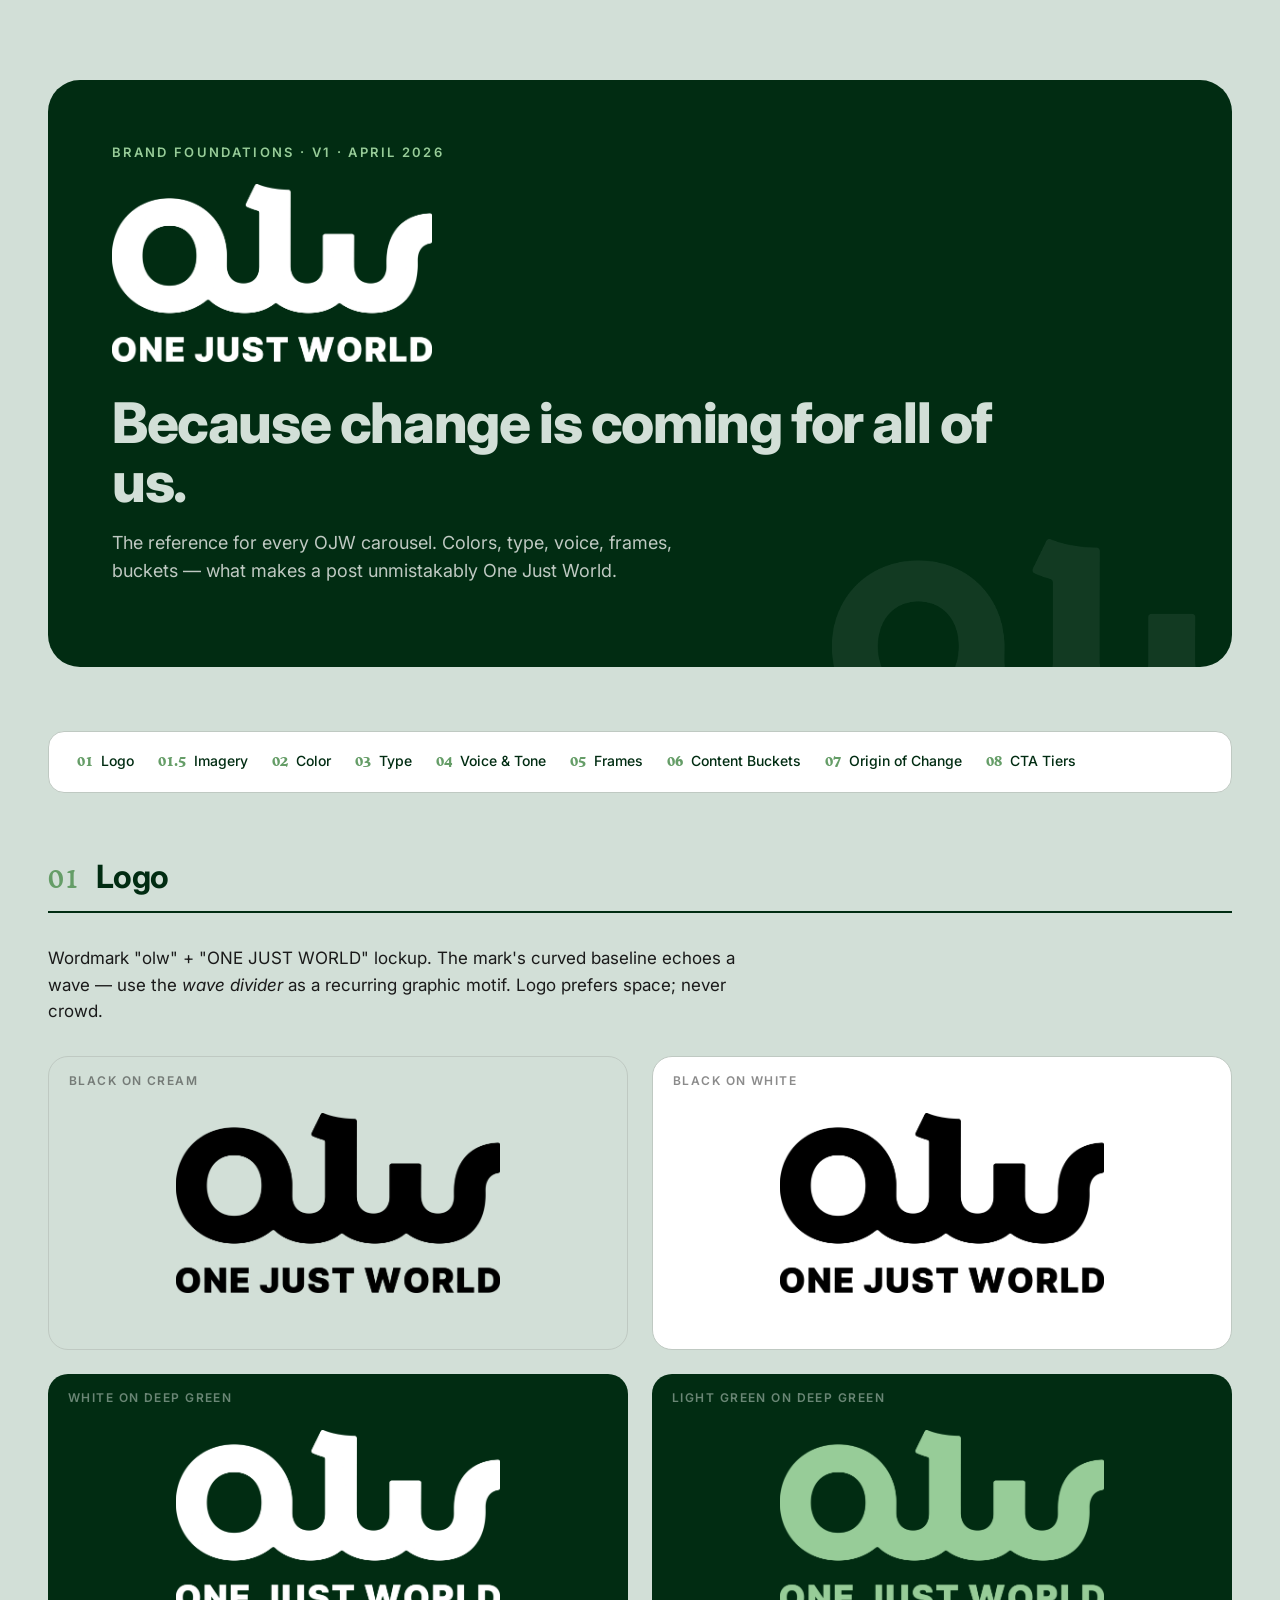
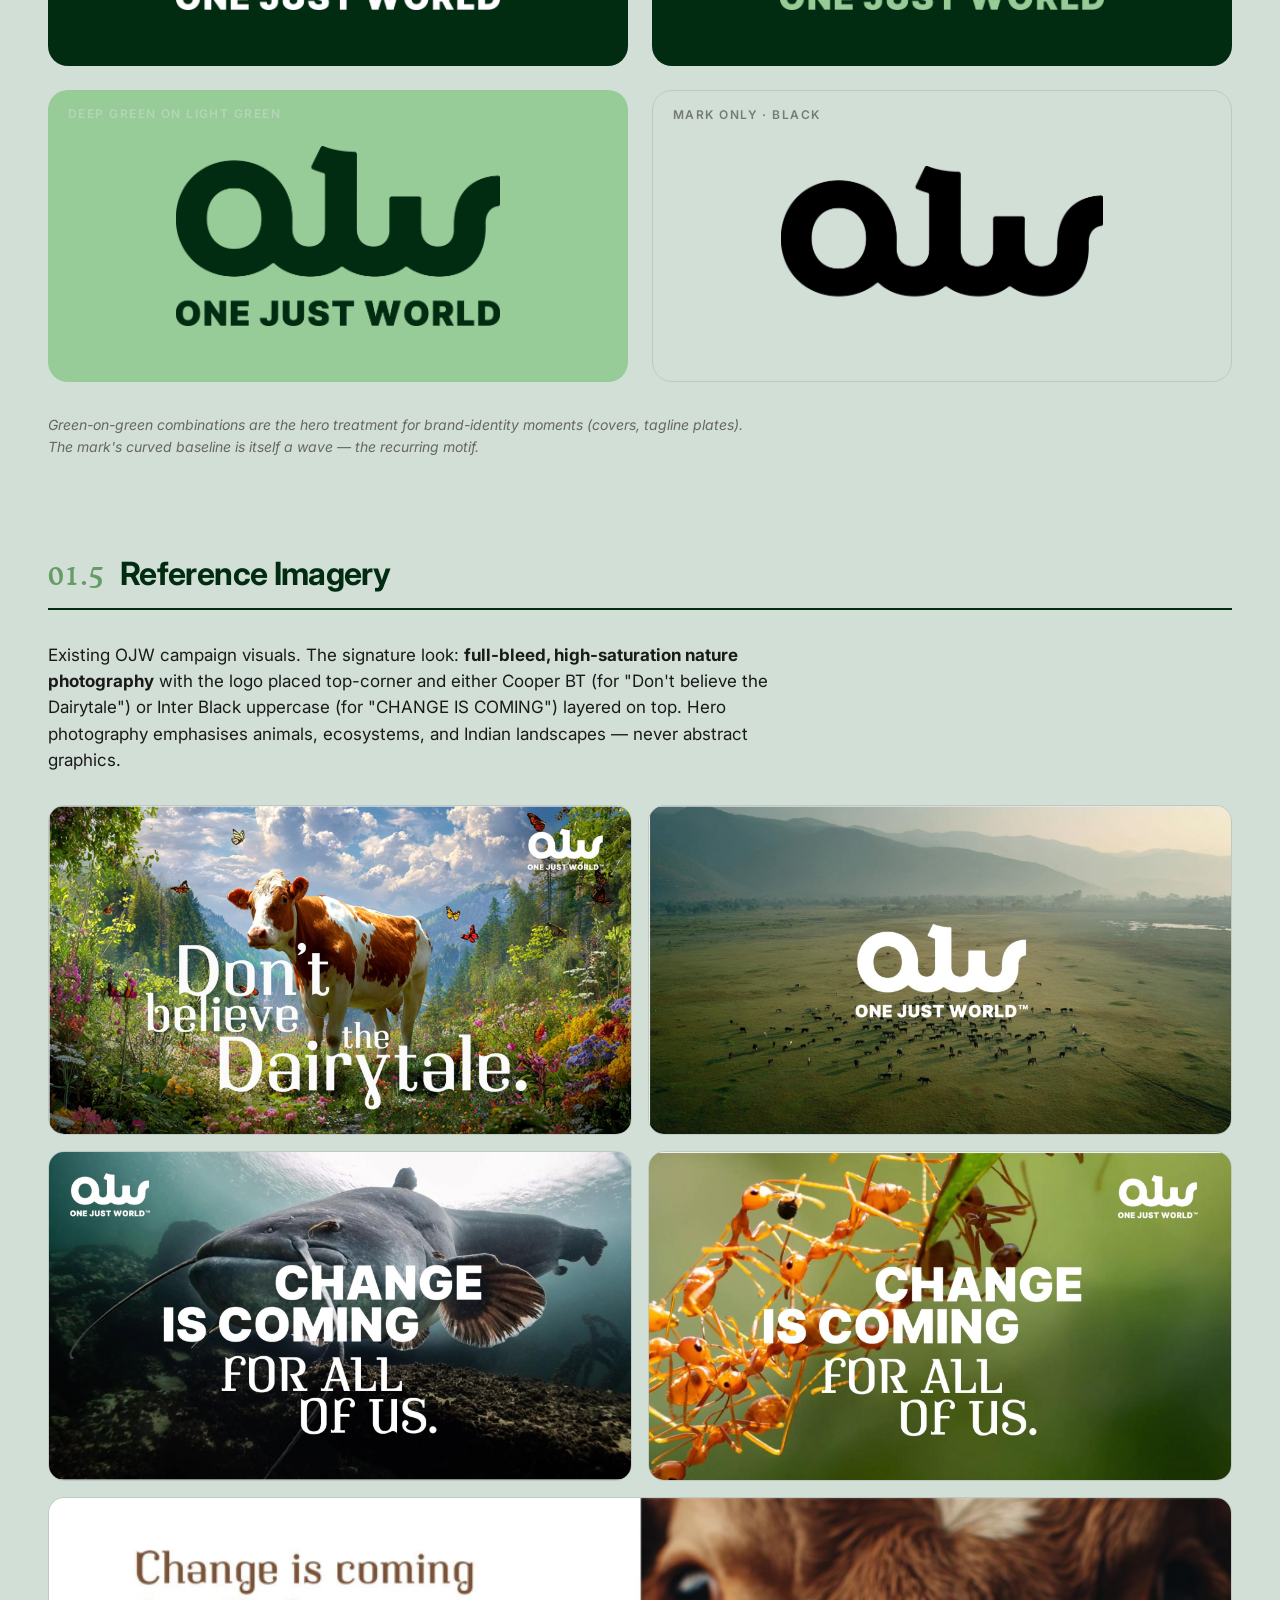
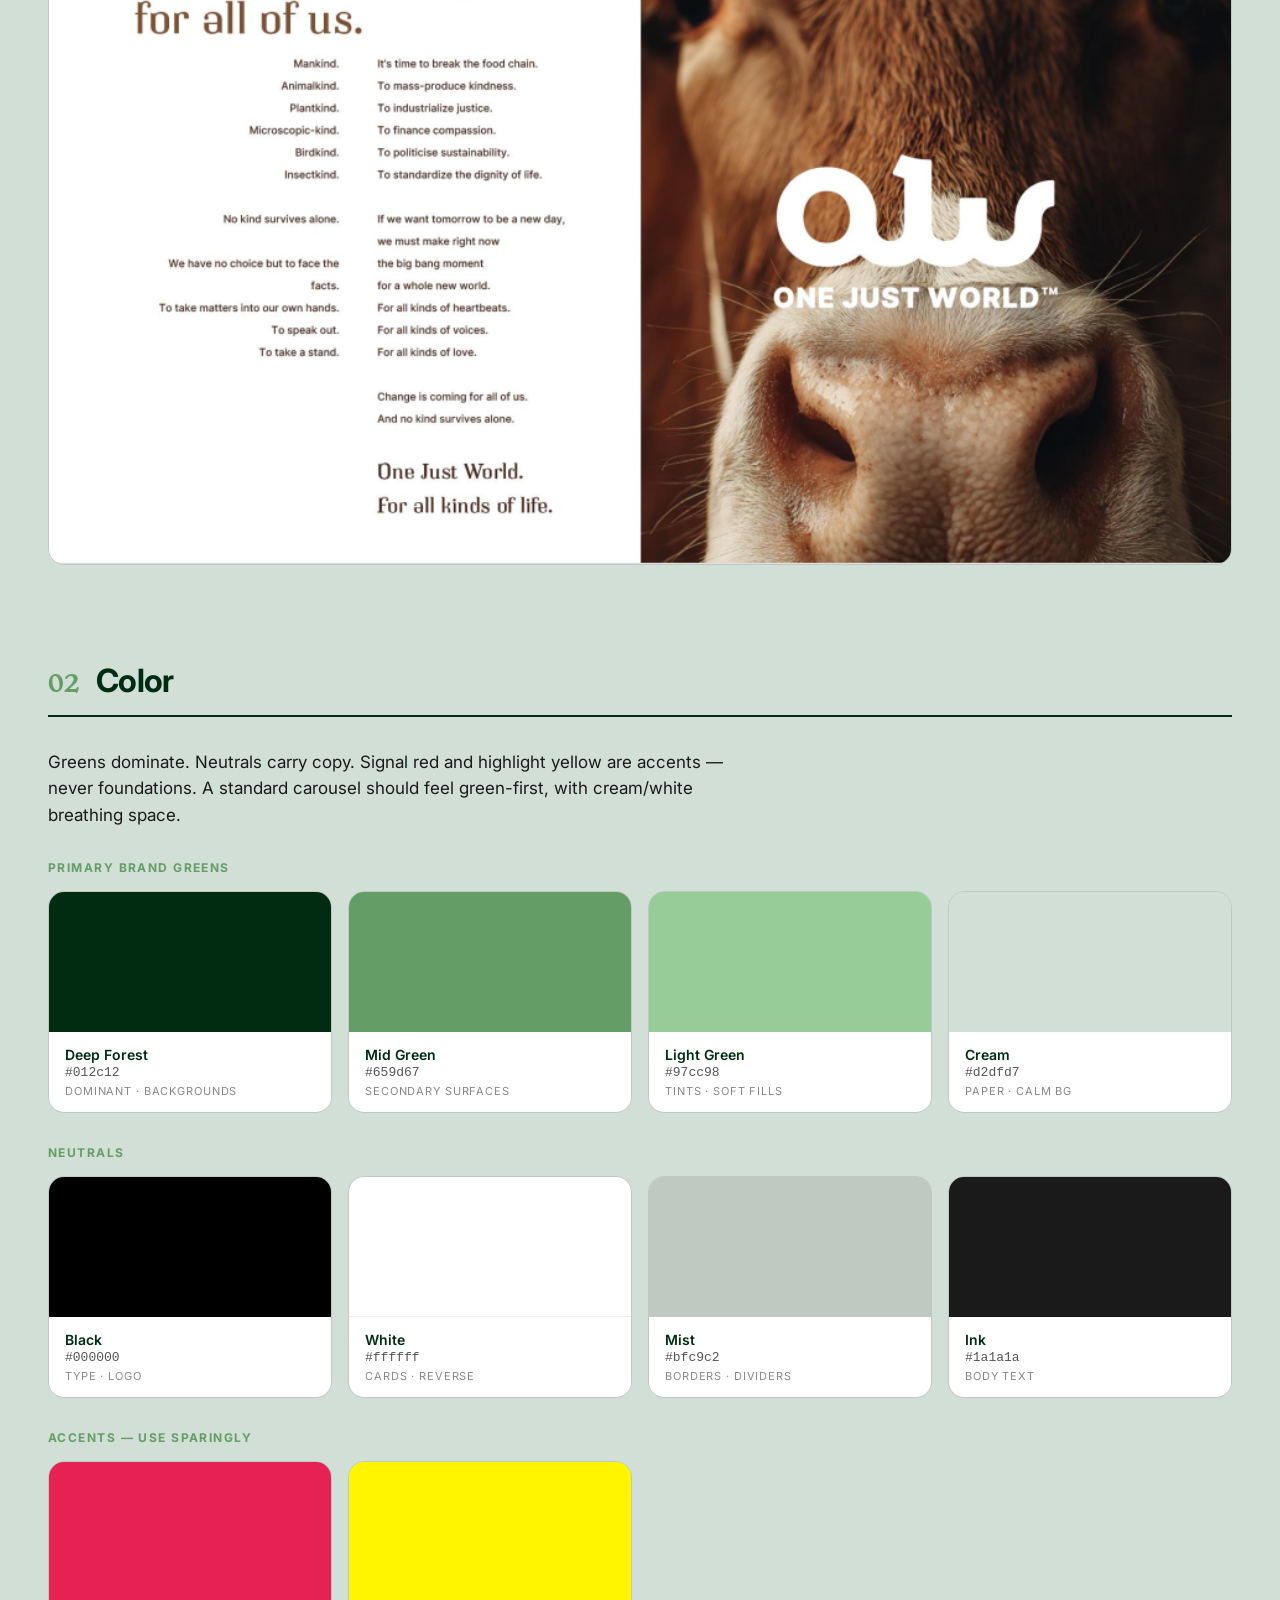
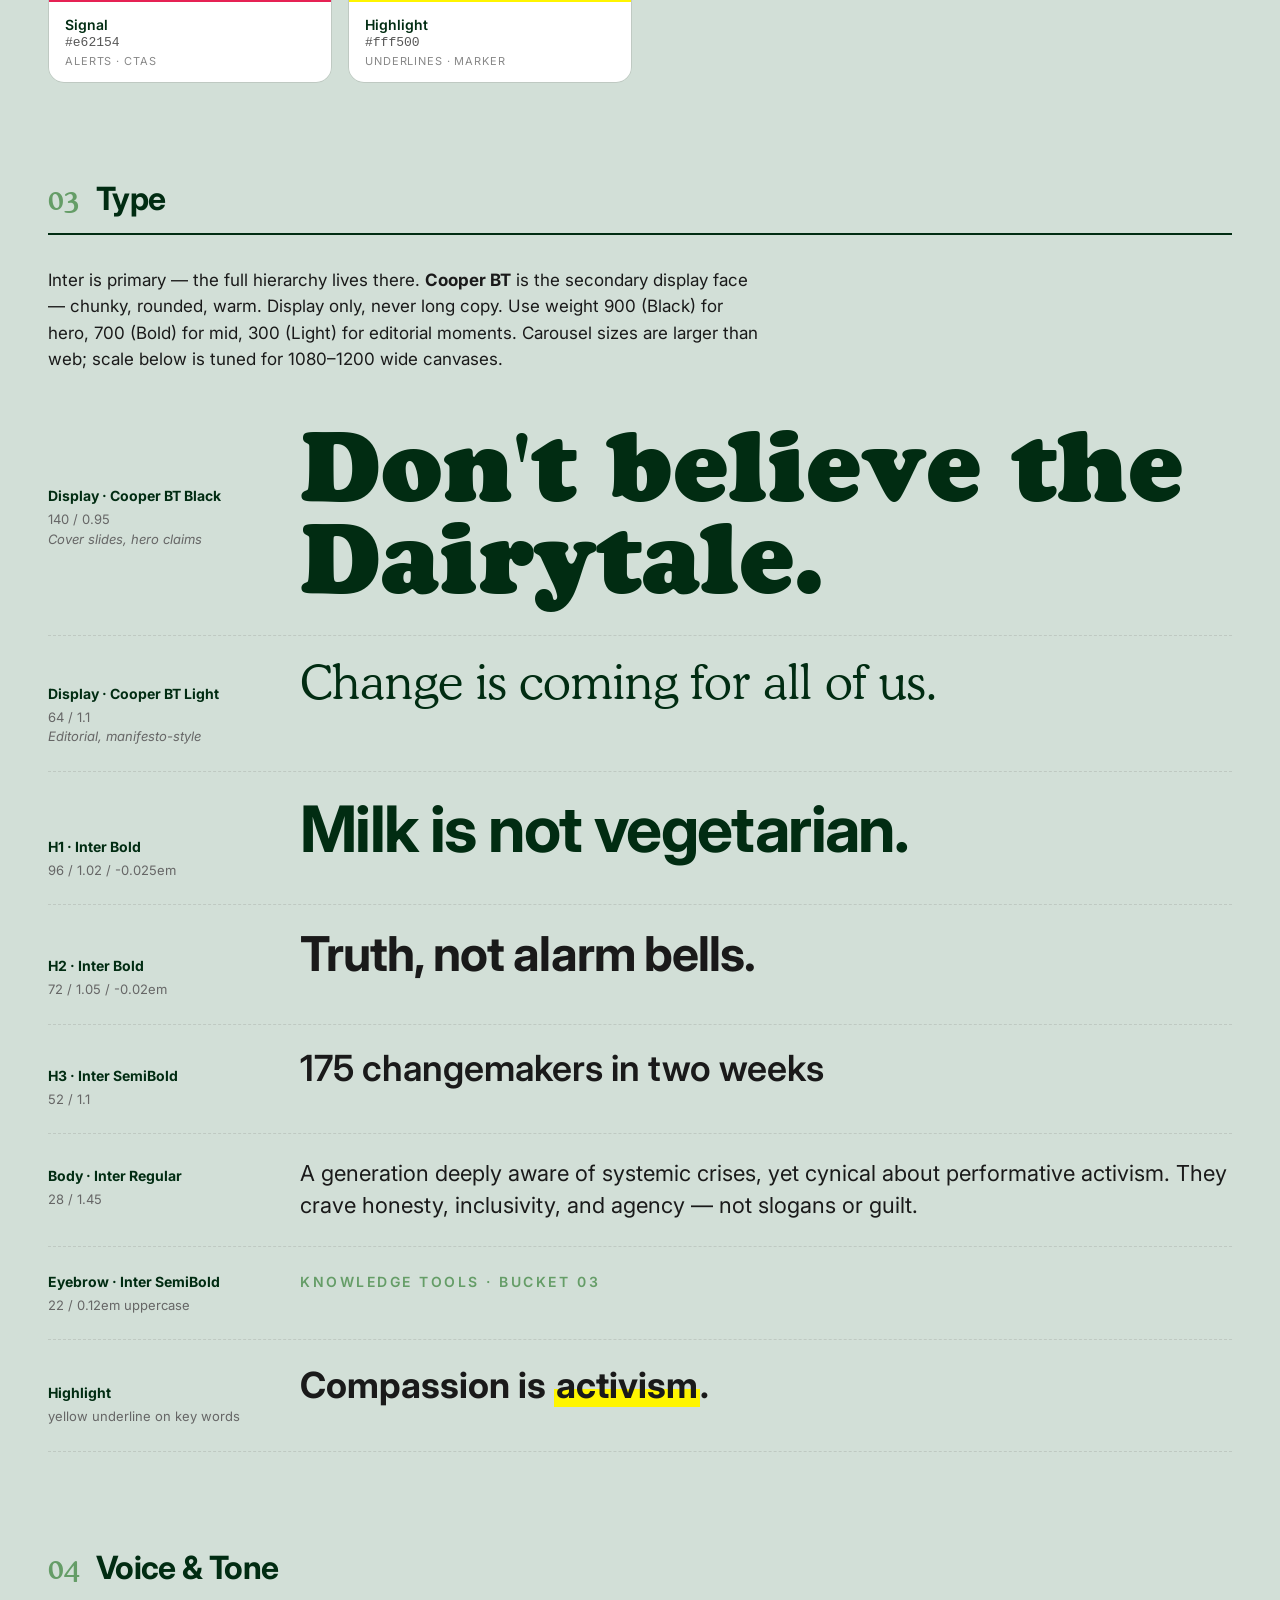
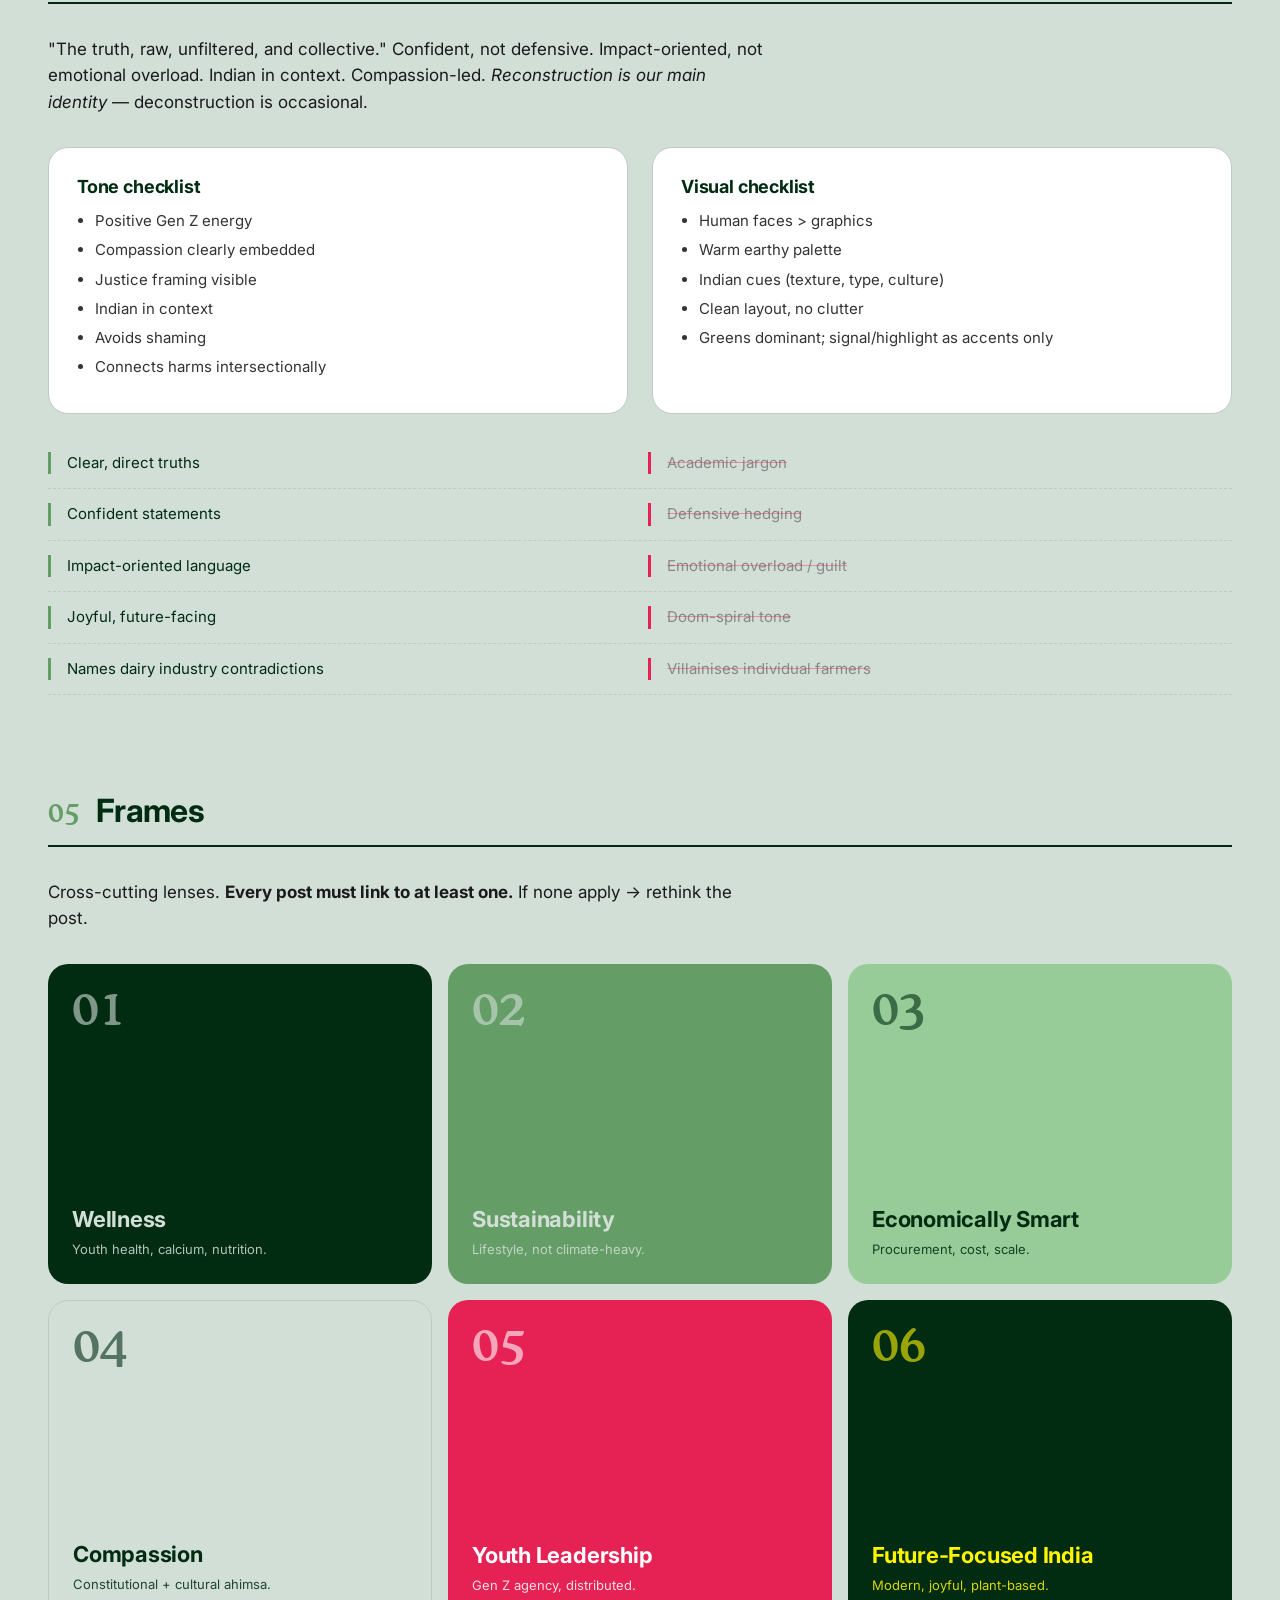
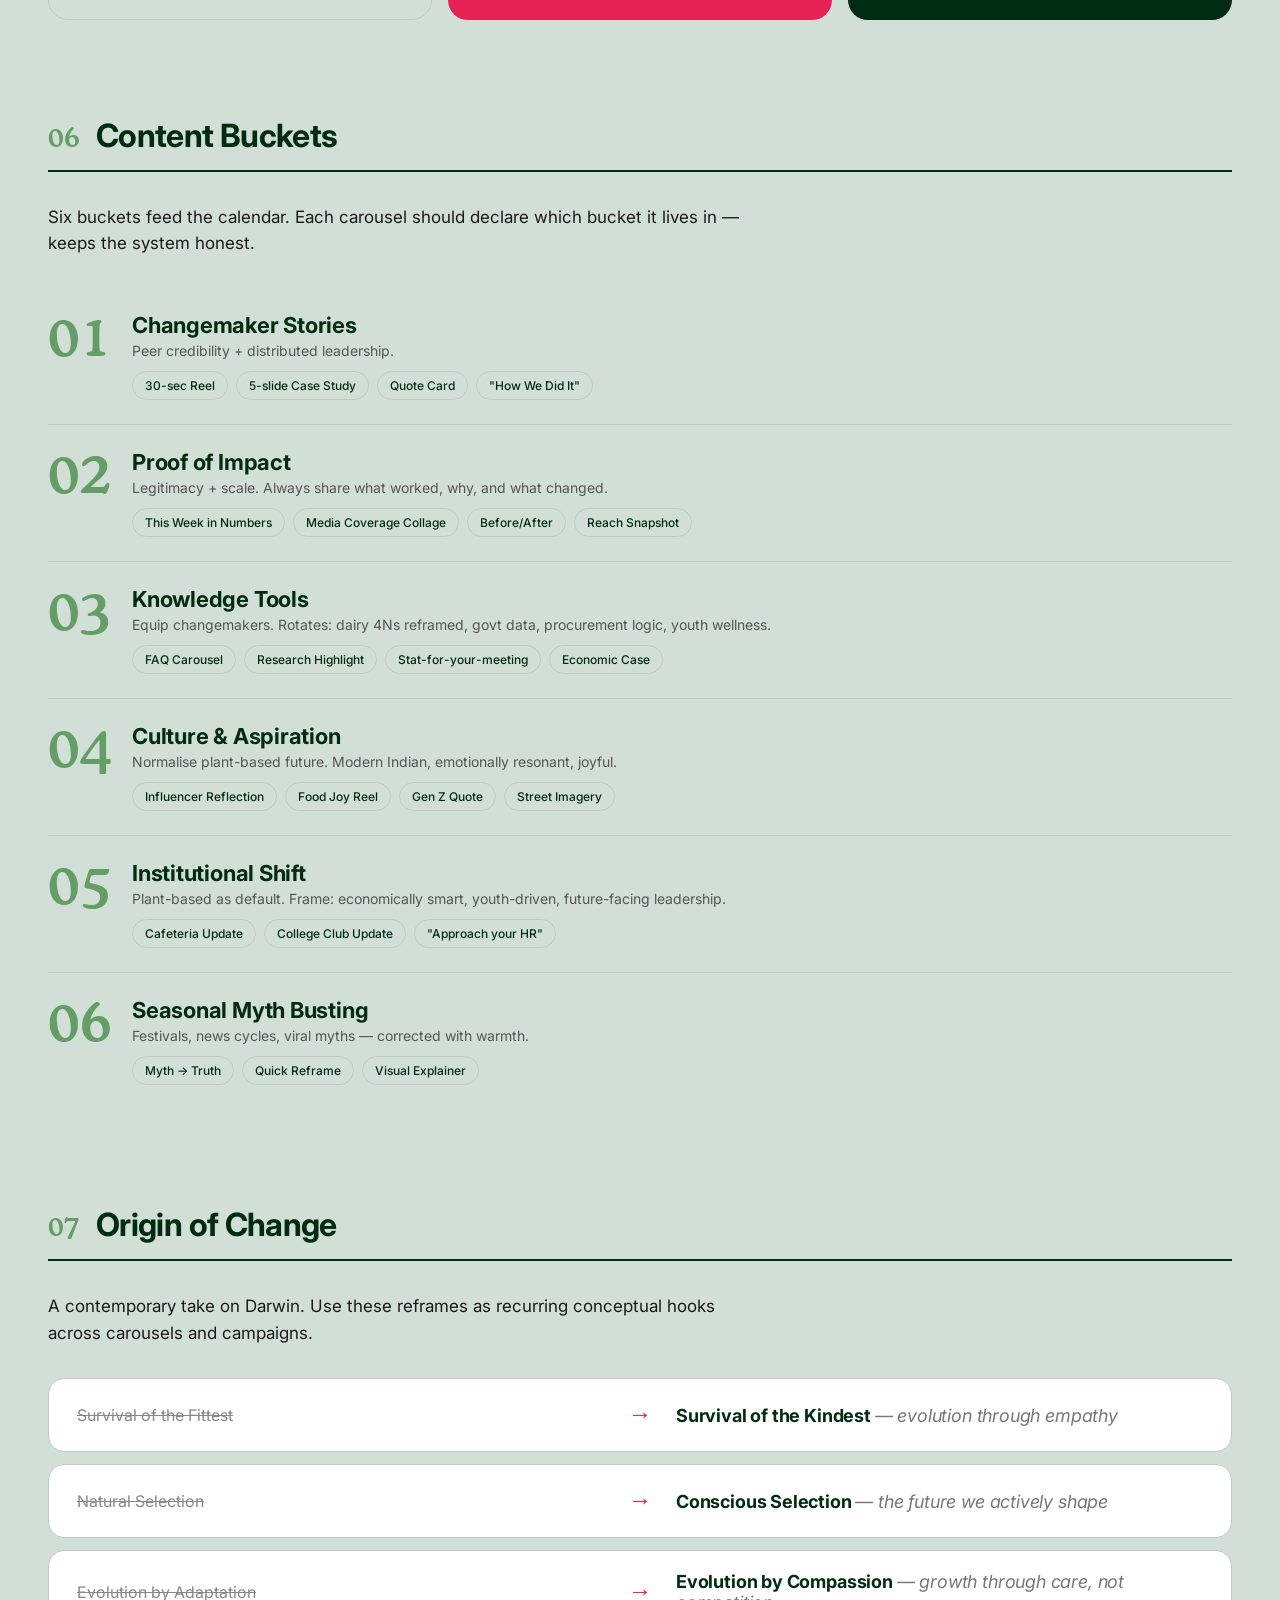
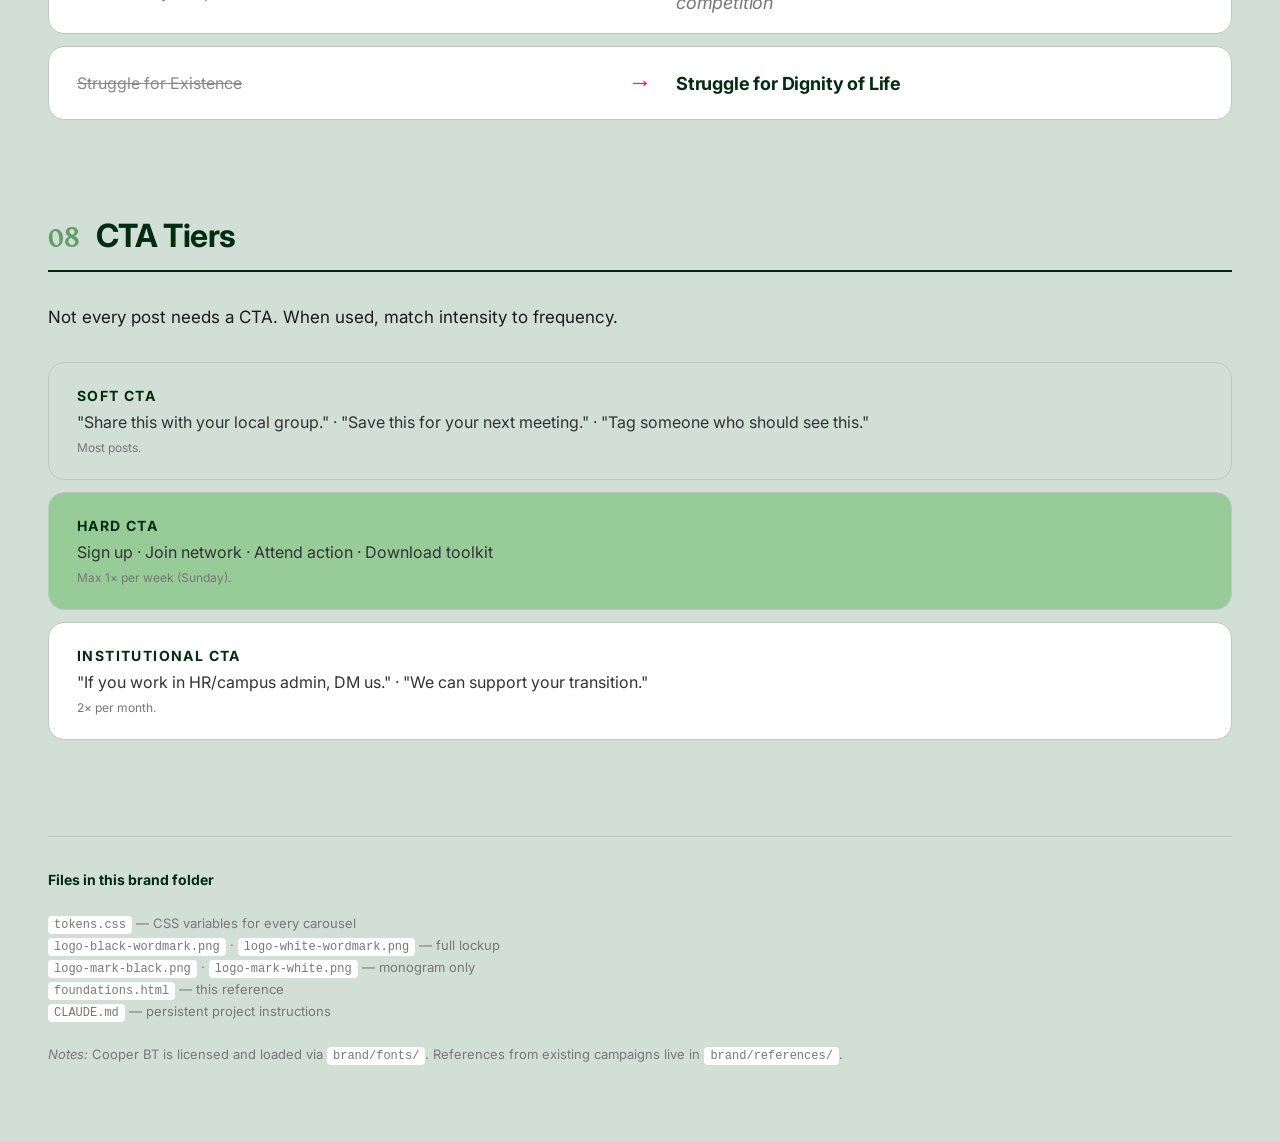
<file: foundations.html>
<!DOCTYPE html>
<html lang="en">
<head>
<meta charset="UTF-8">
<title>OJW — Brand Foundations</title>
<link rel="stylesheet" href="tokens.css">
<style>
  :root { --maxw: 1280px; }
  body { background: var(--ojw-cream); padding: 80px 48px; }
  main { max-width: var(--maxw); margin: 0 auto; }

  /* Section chrome */
  section { margin-bottom: 96px; }
  .sec-head {
    display: flex; align-items: baseline; gap: 16px;
    border-bottom: 2px solid var(--ojw-green-deep);
    padding-bottom: 12px; margin-bottom: 32px;
  }
  .sec-num {
    font-family: var(--font-display);
    font-size: 28px;
    color: var(--ojw-green-mid);
  }
  .sec-title {
    font-family: var(--font-primary);
    font-weight: 700;
    font-size: 32px;
    letter-spacing: -0.02em;
    color: var(--ojw-green-deep);
  }
  .sec-desc {
    font-family: var(--font-primary);
    font-size: 17px;
    line-height: 1.55;
    color: var(--ojw-ink);
    max-width: 720px;
    margin-bottom: 32px;
  }

  /* Hero */
  .hero {
    background: var(--ojw-green-deep);
    color: var(--ojw-cream);
    border-radius: 32px;
    padding: 64px;
    margin-bottom: 64px;
    position: relative;
    overflow: hidden;
  }
  .hero-eyebrow {
    font-family: var(--font-primary);
    font-weight: 600;
    letter-spacing: 0.18em;
    text-transform: uppercase;
    font-size: 13px;
    color: var(--ojw-green-light);
    margin-bottom: 24px;
  }
  .hero-logo {
    width: 320px;
    margin-bottom: 32px;
    display: block;
  }
  .hero-claim {
    font-family: var(--font-primary);
    font-weight: 800;
    font-size: 56px;
    line-height: 1.05;
    letter-spacing: -0.025em;
    margin: 0 0 16px;
    max-width: 900px;
  }
  .hero-sub {
    font-family: var(--font-primary);
    font-size: 18px;
    line-height: 1.55;
    max-width: 600px;
    color: var(--ojw-mist);
  }
  .hero-mark-bg {
    position: absolute;
    right: -80px;
    bottom: -80px;
    width: 480px;
    opacity: 0.07;
  }

  /* Logo grid */
  .logo-grid {
    display: grid;
    grid-template-columns: repeat(2, 1fr);
    gap: 24px;
  }
  .logo-card {
    border-radius: 20px;
    padding: 56px 40px;
    display: flex;
    align-items: center;
    justify-content: center;
    min-height: 260px;
    position: relative;
  }
  .logo-card.on-cream    { background: var(--ojw-cream); border: 1px solid var(--ojw-mist); }
  .logo-card.on-white    { background: var(--ojw-white); border: 1px solid var(--ojw-mist); }
  .logo-card.on-green    { background: var(--ojw-green-deep); }
  .logo-card.on-light    { background: var(--ojw-green-light); }
  .logo-card img {
    max-width: 100%;
    max-height: 180px;
    object-fit: contain;
  }
  .logo-card .lbl {
    position: absolute;
    top: 16px; left: 20px;
    font-family: var(--font-primary);
    font-size: 12px;
    font-weight: 600;
    letter-spacing: 0.12em;
    text-transform: uppercase;
    opacity: 0.5;
  }
  .logo-card.on-green .lbl,
  .logo-card.on-light .lbl { color: var(--ojw-cream); }

  /* Color swatches */
  .swatches {
    display: grid;
    grid-template-columns: repeat(4, 1fr);
    gap: 16px;
  }
  .swatch {
    border-radius: 16px;
    overflow: hidden;
    border: 1px solid var(--ojw-mist);
  }
  .swatch-color { height: 140px; }
  .swatch-meta {
    background: var(--ojw-white);
    padding: 14px 16px;
    font-family: var(--font-primary);
  }
  .swatch-name { font-weight: 600; font-size: 14px; color: var(--ojw-green-deep); margin-bottom: 2px; }
  .swatch-hex { font-family: ui-monospace, monospace; font-size: 13px; color: #555; }
  .swatch-role { font-size: 11px; color: #888; margin-top: 4px; text-transform: uppercase; letter-spacing: 0.08em; }

  .group-label {
    grid-column: 1 / -1;
    font-family: var(--font-primary);
    font-weight: 700;
    text-transform: uppercase;
    font-size: 12px;
    letter-spacing: 0.12em;
    color: var(--ojw-green-mid);
    margin-top: 16px;
  }
  .group-label:first-child { margin-top: 0; }

  /* Typography ladder */
  .type-row {
    display: grid;
    grid-template-columns: 220px 1fr;
    gap: 32px;
    padding: 24px 0;
    border-bottom: 1px dashed var(--ojw-mist);
    align-items: baseline;
  }
  .type-meta {
    font-family: var(--font-primary);
    font-size: 13px;
    color: #666;
    line-height: 1.5;
  }
  .type-meta strong { color: var(--ojw-green-deep); display:block; font-size:14px; margin-bottom:4px;}
  .type-sample { color: var(--ojw-ink); }

  /* Voice / Frames cards */
  .card-grid-2 { display: grid; grid-template-columns: 1fr 1fr; gap: 24px; }
  .card-grid-3 { display: grid; grid-template-columns: repeat(3, 1fr); gap: 16px; }
  .info-card {
    background: var(--ojw-white);
    border-radius: 20px;
    padding: 28px;
    border: 1px solid var(--ojw-mist);
  }
  .info-card h4 {
    font-family: var(--font-primary);
    font-weight: 700;
    font-size: 18px;
    color: var(--ojw-green-deep);
    margin: 0 0 12px;
    letter-spacing: -0.01em;
  }
  .info-card p, .info-card li {
    font-family: var(--font-primary);
    font-size: 15px;
    line-height: 1.55;
    color: #333;
    margin: 0 0 6px;
  }
  .info-card ul { padding-left: 18px; margin: 0; }

  .frame-card {
    background: var(--ojw-green-deep);
    color: var(--ojw-cream);
    border-radius: 20px;
    padding: 24px;
    aspect-ratio: 1.2 / 1;
    display: flex;
    flex-direction: column;
    justify-content: space-between;
  }
  .frame-card:nth-child(2) { background: var(--ojw-green-mid); }
  .frame-card:nth-child(3) { background: var(--ojw-green-light); color: var(--ojw-green-deep); }
  .frame-card:nth-child(4) { background: var(--ojw-cream); color: var(--ojw-green-deep); border: 1px solid var(--ojw-mist); }
  .frame-card:nth-child(5) { background: var(--ojw-signal); color: var(--ojw-white); }
  .frame-card:nth-child(6) { background: var(--ojw-green-deep); color: var(--ojw-highlight); }
  .frame-num {
    font-family: var(--font-display);
    font-size: 48px;
    line-height: 1;
    opacity: 0.6;
  }
  .frame-name {
    font-family: var(--font-primary);
    font-weight: 700;
    font-size: 22px;
    line-height: 1.15;
    letter-spacing: -0.01em;
  }
  .frame-desc {
    font-family: var(--font-primary);
    font-size: 13px;
    line-height: 1.5;
    opacity: 0.85;
    margin-top: 8px;
  }

  /* Buckets */
  .bucket {
    display: grid;
    grid-template-columns: 60px 1fr;
    gap: 24px;
    padding: 24px 0;
    border-bottom: 1px solid var(--ojw-mist);
  }
  .bucket-num {
    font-family: var(--font-display);
    font-size: 56px;
    line-height: 1;
    color: var(--ojw-green-mid);
  }
  .bucket-name {
    font-family: var(--font-primary);
    font-weight: 700;
    font-size: 22px;
    color: var(--ojw-green-deep);
    margin-bottom: 4px;
    letter-spacing: -0.01em;
  }
  .bucket-purpose {
    font-family: var(--font-primary);
    font-size: 14px;
    color: #555;
    margin-bottom: 12px;
  }
  .bucket-formats {
    display: flex; flex-wrap: wrap; gap: 8px;
  }
  .bucket-formats span {
    background: var(--ojw-cream);
    border: 1px solid var(--ojw-mist);
    padding: 6px 12px;
    border-radius: 999px;
    font-family: var(--font-primary);
    font-size: 12px;
    color: var(--ojw-green-deep);
    font-weight: 500;
  }

  /* Reframes — origin of change */
  .reframe-stack { display: grid; gap: 12px; }
  .reframe {
    display: grid;
    grid-template-columns: 1fr auto 1fr;
    gap: 24px;
    align-items: center;
    padding: 20px 28px;
    background: var(--ojw-white);
    border: 1px solid var(--ojw-mist);
    border-radius: 16px;
  }
  .reframe-old { font-family: var(--font-primary); font-size: 16px; color: #888; text-decoration: line-through; }
  .reframe-arrow { font-family: var(--font-display); font-size: 24px; color: var(--ojw-signal); }
  .reframe-new { font-family: var(--font-primary); font-weight: 700; font-size: 18px; color: var(--ojw-green-deep); letter-spacing: -0.01em; }

  /* Voice do/don't */
  .vt-row { display: grid; grid-template-columns: 1fr 1fr; gap: 16px; padding: 14px 0; border-bottom: 1px dashed var(--ojw-mist); }
  .vt-do, .vt-dont { font-family: var(--font-primary); font-size: 15px; line-height: 1.5; padding: 0 16px; }
  .vt-do { color: var(--ojw-green-deep); border-left: 3px solid var(--ojw-green-mid); }
  .vt-dont { color: #888; border-left: 3px solid var(--ojw-signal); text-decoration: line-through; text-decoration-color: rgba(230, 33, 84, 0.4); }

  /* CTA tiers */
  .cta-tier {
    border-radius: 16px;
    padding: 24px 28px;
    margin-bottom: 12px;
    border: 1px solid var(--ojw-mist);
  }
  .cta-tier.soft  { background: var(--ojw-cream); }
  .cta-tier.hard  { background: var(--ojw-green-light); }
  .cta-tier.inst  { background: var(--ojw-white); }
  .cta-tier h5 {
    font-family: var(--font-primary);
    font-weight: 700;
    font-size: 14px;
    text-transform: uppercase;
    letter-spacing: 0.1em;
    color: var(--ojw-green-deep);
    margin: 0 0 8px;
  }
  .cta-tier .ex {
    font-family: var(--font-primary);
    font-size: 16px;
    color: #333;
  }
  .cta-tier .freq {
    font-family: var(--font-primary);
    font-size: 12px;
    color: #777;
    margin-top: 8px;
  }

  /* TOC */
  .toc {
    background: var(--ojw-white);
    border: 1px solid var(--ojw-mist);
    border-radius: 16px;
    padding: 20px 28px;
    margin-bottom: 64px;
    display: flex; flex-wrap: wrap; gap: 24px;
    font-family: var(--font-primary);
    font-size: 14px;
  }
  .toc a { color: var(--ojw-green-deep); text-decoration: none; font-weight: 500; }
  .toc a:hover { color: var(--ojw-signal); }
  .toc strong { color: var(--ojw-green-mid); margin-right: 8px; font-family: var(--font-display); }

  /* Footer */
  footer {
    margin-top: 80px;
    padding-top: 32px;
    border-top: 1px solid var(--ojw-mist);
    font-family: var(--font-primary);
    font-size: 13px;
    color: #777;
    line-height: 1.6;
  }
  footer code { background: var(--ojw-white); padding: 2px 6px; border-radius: 4px; font-size: 12px; }
</style>
</head>
<body>
<main>

  <!-- HERO -->
  <div class="hero">
    <div class="hero-eyebrow">Brand Foundations · v1 · April 2026</div>
    <img class="hero-logo" src="logo-white-wordmark.png" alt="One Just World logo">
    <h1 class="hero-claim">Because change is coming for all of us.</h1>
    <p class="hero-sub">The reference for every OJW carousel. Colors, type, voice, frames, buckets — what makes a post unmistakably One Just World.</p>
    <img class="hero-mark-bg" src="logo-mark-white.png" alt="">
  </div>

  <div class="toc">
    <span><strong>01</strong><a href="#logo">Logo</a></span>
    <span><strong>01.5</strong><a href="#imagery">Imagery</a></span>
    <span><strong>02</strong><a href="#color">Color</a></span>
    <span><strong>03</strong><a href="#type">Type</a></span>
    <span><strong>04</strong><a href="#voice">Voice & Tone</a></span>
    <span><strong>05</strong><a href="#frames">Frames</a></span>
    <span><strong>06</strong><a href="#buckets">Content Buckets</a></span>
    <span><strong>07</strong><a href="#reframes">Origin of Change</a></span>
    <span><strong>08</strong><a href="#cta">CTA Tiers</a></span>
  </div>

  <!-- LOGO -->
  <section id="logo">
    <div class="sec-head"><span class="sec-num">01</span><span class="sec-title">Logo</span></div>
    <p class="sec-desc">Wordmark "olw" + "ONE JUST WORLD" lockup. The mark's curved baseline echoes a wave — use the <em>wave divider</em> as a recurring graphic motif. Logo prefers space; never crowd.</p>
    <div class="logo-grid">
      <div class="logo-card on-cream"><span class="lbl">Black on Cream</span><img src="logo-black-wordmark.png" alt=""></div>
      <div class="logo-card on-white"><span class="lbl">Black on White</span><img src="logo-black-wordmark.png" alt=""></div>
      <div class="logo-card on-green"><span class="lbl">White on Deep Green</span><img src="logo-white-wordmark.png" alt=""></div>
      <div class="logo-card on-light" style="background:#012c12"><span class="lbl">Light Green on Deep Green</span><img src="logo-light-wordmark.png" alt=""></div>
      <div class="logo-card on-light"><span class="lbl">Deep Green on Light Green</span><img src="logo-deepgreen-wordmark.png" alt=""></div>
      <div class="logo-card on-cream"><span class="lbl">Mark only · Black</span><img src="logo-mark-black.png" alt="" style="max-height:140px;"></div>
    </div>
    <p class="sec-desc" style="margin-top:32px;font-size:14px;color:#666"><em>Green-on-green combinations are the hero treatment for brand-identity moments (covers, tagline plates). The mark's curved baseline is itself a wave — the recurring motif.</em></p>
  </section>

  <!-- REFERENCE IMAGERY -->
  <section id="imagery">
    <div class="sec-head"><span class="sec-num">01.5</span><span class="sec-title">Reference Imagery</span></div>
    <p class="sec-desc">Existing OJW campaign visuals. The signature look: <strong>full-bleed, high-saturation nature photography</strong> with the logo placed top-corner and either Cooper BT (for "Don't believe the Dairytale") or Inter Black uppercase (for "CHANGE IS COMING") layered on top. Hero photography emphasises animals, ecosystems, and Indian landscapes — never abstract graphics.</p>
    <div style="display:grid;grid-template-columns:1fr 1fr;gap:16px">
      <img src="references/dairytale-cow.png" style="width:100%;border-radius:16px;border:1px solid var(--ojw-mist)" alt="">
      <img src="references/herd-landscape.png" style="width:100%;border-radius:16px;border:1px solid var(--ojw-mist)" alt="">
      <img src="references/change-coming-catfish.png" style="width:100%;border-radius:16px;border:1px solid var(--ojw-mist)" alt="">
      <img src="references/change-coming-ants.png" style="width:100%;border-radius:16px;border:1px solid var(--ojw-mist)" alt="">
      <img src="references/manifesto-spread.png" style="grid-column:1/-1;width:100%;border-radius:16px;border:1px solid var(--ojw-mist)" alt="">
    </div>
  </section>

  <!-- COLOR -->
  <section id="color">
    <div class="sec-head"><span class="sec-num">02</span><span class="sec-title">Color</span></div>
    <p class="sec-desc">Greens dominate. Neutrals carry copy. Signal red and highlight yellow are accents — never foundations. A standard carousel should feel green-first, with cream/white breathing space.</p>
    <div class="swatches">
      <div class="group-label">Primary Brand Greens</div>
      <div class="swatch"><div class="swatch-color" style="background:#012c12"></div><div class="swatch-meta"><div class="swatch-name">Deep Forest</div><div class="swatch-hex">#012c12</div><div class="swatch-role">Dominant · Backgrounds</div></div></div>
      <div class="swatch"><div class="swatch-color" style="background:#659d67"></div><div class="swatch-meta"><div class="swatch-name">Mid Green</div><div class="swatch-hex">#659d67</div><div class="swatch-role">Secondary surfaces</div></div></div>
      <div class="swatch"><div class="swatch-color" style="background:#97cc98"></div><div class="swatch-meta"><div class="swatch-name">Light Green</div><div class="swatch-hex">#97cc98</div><div class="swatch-role">Tints · Soft fills</div></div></div>
      <div class="swatch"><div class="swatch-color" style="background:#d2dfd7"></div><div class="swatch-meta"><div class="swatch-name">Cream</div><div class="swatch-hex">#d2dfd7</div><div class="swatch-role">Paper · Calm bg</div></div></div>

      <div class="group-label">Neutrals</div>
      <div class="swatch"><div class="swatch-color" style="background:#000"></div><div class="swatch-meta"><div class="swatch-name">Black</div><div class="swatch-hex">#000000</div><div class="swatch-role">Type · Logo</div></div></div>
      <div class="swatch"><div class="swatch-color" style="background:#fff;border-bottom:1px solid #eee"></div><div class="swatch-meta"><div class="swatch-name">White</div><div class="swatch-hex">#ffffff</div><div class="swatch-role">Cards · Reverse</div></div></div>
      <div class="swatch"><div class="swatch-color" style="background:#bfc9c2"></div><div class="swatch-meta"><div class="swatch-name">Mist</div><div class="swatch-hex">#bfc9c2</div><div class="swatch-role">Borders · Dividers</div></div></div>
      <div class="swatch"><div class="swatch-color" style="background:#1a1a1a"></div><div class="swatch-meta"><div class="swatch-name">Ink</div><div class="swatch-hex">#1a1a1a</div><div class="swatch-role">Body text</div></div></div>

      <div class="group-label">Accents — use sparingly</div>
      <div class="swatch"><div class="swatch-color" style="background:#e62154"></div><div class="swatch-meta"><div class="swatch-name">Signal</div><div class="swatch-hex">#e62154</div><div class="swatch-role">Alerts · CTAs</div></div></div>
      <div class="swatch"><div class="swatch-color" style="background:#fff500"></div><div class="swatch-meta"><div class="swatch-name">Highlight</div><div class="swatch-hex">#fff500</div><div class="swatch-role">Underlines · Marker</div></div></div>
    </div>
  </section>

  <!-- TYPE -->
  <section id="type">
    <div class="sec-head"><span class="sec-num">03</span><span class="sec-title">Type</span></div>
    <p class="sec-desc">Inter is primary — the full hierarchy lives there. <strong>Cooper BT</strong> is the secondary display face — chunky, rounded, warm. Display only, never long copy. Use weight 900 (Black) for hero, 700 (Bold) for mid, 300 (Light) for editorial moments. Carousel sizes are larger than web; scale below is tuned for 1080–1200 wide canvases.</p>

    <div class="type-row">
      <div class="type-meta"><strong>Display · Cooper BT Black</strong>140 / 0.95<br><em>Cover slides, hero claims</em></div>
      <div class="type-sample" style="font-family:'Cooper BT',serif;font-weight:900;font-size:96px;line-height:0.95;color:var(--ojw-green-deep)">Don't believe the Dairytale.</div>
    </div>
    <div class="type-row">
      <div class="type-meta"><strong>Display · Cooper BT Light</strong>64 / 1.1<br><em>Editorial, manifesto-style</em></div>
      <div class="type-sample" style="font-family:'Cooper BT',serif;font-weight:300;font-size:48px;line-height:1.1;color:var(--ojw-green-deep)">Change is coming for all of us.</div>
    </div>
    <div class="type-row">
      <div class="type-meta"><strong>H1 · Inter Bold</strong>96 / 1.02 / -0.025em</div>
      <div class="type-sample" style="font-weight:700;font-size:64px;line-height:1.02;letter-spacing:-0.025em;color:var(--ojw-green-deep)">Milk is not vegetarian.</div>
    </div>
    <div class="type-row">
      <div class="type-meta"><strong>H2 · Inter Bold</strong>72 / 1.05 / -0.02em</div>
      <div class="type-sample" style="font-weight:700;font-size:48px;line-height:1.05;letter-spacing:-0.02em">Truth, not alarm bells.</div>
    </div>
    <div class="type-row">
      <div class="type-meta"><strong>H3 · Inter SemiBold</strong>52 / 1.1</div>
      <div class="type-sample" style="font-weight:600;font-size:36px;line-height:1.1">175 changemakers in two weeks</div>
    </div>
    <div class="type-row">
      <div class="type-meta"><strong>Body · Inter Regular</strong>28 / 1.45</div>
      <div class="type-sample" style="font-size:22px;line-height:1.45">A generation deeply aware of systemic crises, yet cynical about performative activism. They crave honesty, inclusivity, and agency — not slogans or guilt.</div>
    </div>
    <div class="type-row">
      <div class="type-meta"><strong>Eyebrow · Inter SemiBold</strong>22 / 0.12em uppercase</div>
      <div class="type-sample" style="font-weight:600;font-size:14px;letter-spacing:0.18em;text-transform:uppercase;color:var(--ojw-green-mid)">Knowledge Tools · Bucket 03</div>
    </div>
    <div class="type-row">
      <div class="type-meta"><strong>Highlight</strong>yellow underline on key words</div>
      <div class="type-sample" style="font-weight:700;font-size:36px;line-height:1.2">Compassion is <span class="ojw-mark">activism</span>.</div>
    </div>
  </section>

  <!-- VOICE -->
  <section id="voice">
    <div class="sec-head"><span class="sec-num">04</span><span class="sec-title">Voice & Tone</span></div>
    <p class="sec-desc">"The truth, raw, unfiltered, and collective." Confident, not defensive. Impact-oriented, not emotional overload. Indian in context. Compassion-led. <em>Reconstruction is our main identity</em> — deconstruction is occasional.</p>

    <div class="card-grid-2">
      <div class="info-card">
        <h4>Tone checklist</h4>
        <ul>
          <li>Positive Gen Z energy</li>
          <li>Compassion clearly embedded</li>
          <li>Justice framing visible</li>
          <li>Indian in context</li>
          <li>Avoids shaming</li>
          <li>Connects harms intersectionally</li>
        </ul>
      </div>
      <div class="info-card">
        <h4>Visual checklist</h4>
        <ul>
          <li>Human faces &gt; graphics</li>
          <li>Warm earthy palette</li>
          <li>Indian cues (texture, type, culture)</li>
          <li>Clean layout, no clutter</li>
          <li>Greens dominant; signal/highlight as accents only</li>
        </ul>
      </div>
    </div>

    <div style="margin-top:24px">
      <div class="vt-row"><div class="vt-do">Clear, direct truths</div><div class="vt-dont">Academic jargon</div></div>
      <div class="vt-row"><div class="vt-do">Confident statements</div><div class="vt-dont">Defensive hedging</div></div>
      <div class="vt-row"><div class="vt-do">Impact-oriented language</div><div class="vt-dont">Emotional overload / guilt</div></div>
      <div class="vt-row"><div class="vt-do">Joyful, future-facing</div><div class="vt-dont">Doom-spiral tone</div></div>
      <div class="vt-row"><div class="vt-do">Names dairy industry contradictions</div><div class="vt-dont">Villainises individual farmers</div></div>
    </div>
  </section>

  <!-- FRAMES -->
  <section id="frames">
    <div class="sec-head"><span class="sec-num">05</span><span class="sec-title">Frames</span></div>
    <p class="sec-desc">Cross-cutting lenses. <strong>Every post must link to at least one.</strong> If none apply → rethink the post.</p>
    <div class="card-grid-3">
      <div class="frame-card"><div class="frame-num">01</div><div><div class="frame-name">Wellness</div><div class="frame-desc">Youth health, calcium, nutrition.</div></div></div>
      <div class="frame-card"><div class="frame-num">02</div><div><div class="frame-name">Sustainability</div><div class="frame-desc">Lifestyle, not climate-heavy.</div></div></div>
      <div class="frame-card"><div class="frame-num">03</div><div><div class="frame-name">Economically Smart</div><div class="frame-desc">Procurement, cost, scale.</div></div></div>
      <div class="frame-card"><div class="frame-num">04</div><div><div class="frame-name">Compassion</div><div class="frame-desc">Constitutional + cultural ahimsa.</div></div></div>
      <div class="frame-card"><div class="frame-num">05</div><div><div class="frame-name">Youth Leadership</div><div class="frame-desc">Gen Z agency, distributed.</div></div></div>
      <div class="frame-card"><div class="frame-num">06</div><div><div class="frame-name">Future-Focused India</div><div class="frame-desc">Modern, joyful, plant-based.</div></div></div>
    </div>
  </section>

  <!-- BUCKETS -->
  <section id="buckets">
    <div class="sec-head"><span class="sec-num">06</span><span class="sec-title">Content Buckets</span></div>
    <p class="sec-desc">Six buckets feed the calendar. Each carousel should declare which bucket it lives in — keeps the system honest.</p>

    <div class="bucket">
      <div class="bucket-num">01</div>
      <div>
        <div class="bucket-name">Changemaker Stories</div>
        <div class="bucket-purpose">Peer credibility + distributed leadership.</div>
        <div class="bucket-formats"><span>30-sec Reel</span><span>5-slide Case Study</span><span>Quote Card</span><span>"How We Did It"</span></div>
      </div>
    </div>
    <div class="bucket">
      <div class="bucket-num">02</div>
      <div>
        <div class="bucket-name">Proof of Impact</div>
        <div class="bucket-purpose">Legitimacy + scale. Always share what worked, why, and what changed.</div>
        <div class="bucket-formats"><span>This Week in Numbers</span><span>Media Coverage Collage</span><span>Before/After</span><span>Reach Snapshot</span></div>
      </div>
    </div>
    <div class="bucket">
      <div class="bucket-num">03</div>
      <div>
        <div class="bucket-name">Knowledge Tools</div>
        <div class="bucket-purpose">Equip changemakers. Rotates: dairy 4Ns reframed, govt data, procurement logic, youth wellness.</div>
        <div class="bucket-formats"><span>FAQ Carousel</span><span>Research Highlight</span><span>Stat-for-your-meeting</span><span>Economic Case</span></div>
      </div>
    </div>
    <div class="bucket">
      <div class="bucket-num">04</div>
      <div>
        <div class="bucket-name">Culture & Aspiration</div>
        <div class="bucket-purpose">Normalise plant-based future. Modern Indian, emotionally resonant, joyful.</div>
        <div class="bucket-formats"><span>Influencer Reflection</span><span>Food Joy Reel</span><span>Gen Z Quote</span><span>Street Imagery</span></div>
      </div>
    </div>
    <div class="bucket">
      <div class="bucket-num">05</div>
      <div>
        <div class="bucket-name">Institutional Shift</div>
        <div class="bucket-purpose">Plant-based as default. Frame: economically smart, youth-driven, future-facing leadership.</div>
        <div class="bucket-formats"><span>Cafeteria Update</span><span>College Club Update</span><span>"Approach your HR"</span></div>
      </div>
    </div>
    <div class="bucket" style="border-bottom:none">
      <div class="bucket-num">06</div>
      <div>
        <div class="bucket-name">Seasonal Myth Busting</div>
        <div class="bucket-purpose">Festivals, news cycles, viral myths — corrected with warmth.</div>
        <div class="bucket-formats"><span>Myth → Truth</span><span>Quick Reframe</span><span>Visual Explainer</span></div>
      </div>
    </div>
  </section>

  <!-- REFRAMES -->
  <section id="reframes">
    <div class="sec-head"><span class="sec-num">07</span><span class="sec-title">Origin of Change</span></div>
    <p class="sec-desc">A contemporary take on Darwin. Use these reframes as recurring conceptual hooks across carousels and campaigns.</p>
    <div class="reframe-stack">
      <div class="reframe"><div class="reframe-old">Survival of the Fittest</div><div class="reframe-arrow">→</div><div class="reframe-new">Survival of the Kindest <em style="font-weight:400;color:#777">— evolution through empathy</em></div></div>
      <div class="reframe"><div class="reframe-old">Natural Selection</div><div class="reframe-arrow">→</div><div class="reframe-new">Conscious Selection <em style="font-weight:400;color:#777">— the future we actively shape</em></div></div>
      <div class="reframe"><div class="reframe-old">Evolution by Adaptation</div><div class="reframe-arrow">→</div><div class="reframe-new">Evolution by Compassion <em style="font-weight:400;color:#777">— growth through care, not competition</em></div></div>
      <div class="reframe"><div class="reframe-old">Struggle for Existence</div><div class="reframe-arrow">→</div><div class="reframe-new">Struggle for Dignity of Life</div></div>
    </div>
  </section>

  <!-- CTA -->
  <section id="cta">
    <div class="sec-head"><span class="sec-num">08</span><span class="sec-title">CTA Tiers</span></div>
    <p class="sec-desc">Not every post needs a CTA. When used, match intensity to frequency.</p>

    <div class="cta-tier soft">
      <h5>Soft CTA</h5>
      <div class="ex">"Share this with your local group." · "Save this for your next meeting." · "Tag someone who should see this."</div>
      <div class="freq">Most posts.</div>
    </div>
    <div class="cta-tier hard">
      <h5>Hard CTA</h5>
      <div class="ex">Sign up · Join network · Attend action · Download toolkit</div>
      <div class="freq">Max 1× per week (Sunday).</div>
    </div>
    <div class="cta-tier inst">
      <h5>Institutional CTA</h5>
      <div class="ex">"If you work in HR/campus admin, DM us." · "We can support your transition."</div>
      <div class="freq">2× per month.</div>
    </div>
  </section>

  <footer>
    <strong style="color:var(--ojw-green-deep);font-size:14px">Files in this brand folder</strong><br><br>
    <code>tokens.css</code> — CSS variables for every carousel<br>
    <code>logo-black-wordmark.png</code> · <code>logo-white-wordmark.png</code> — full lockup<br>
    <code>logo-mark-black.png</code> · <code>logo-mark-white.png</code> — monogram only<br>
    <code>foundations.html</code> — this reference<br>
    <code>CLAUDE.md</code> — persistent project instructions<br><br>
    <em>Notes:</em> Cooper BT is licensed and loaded via <code>brand/fonts/</code>. References from existing campaigns live in <code>brand/references/</code>.
  </footer>

</main>
</body>
</html>
</file>
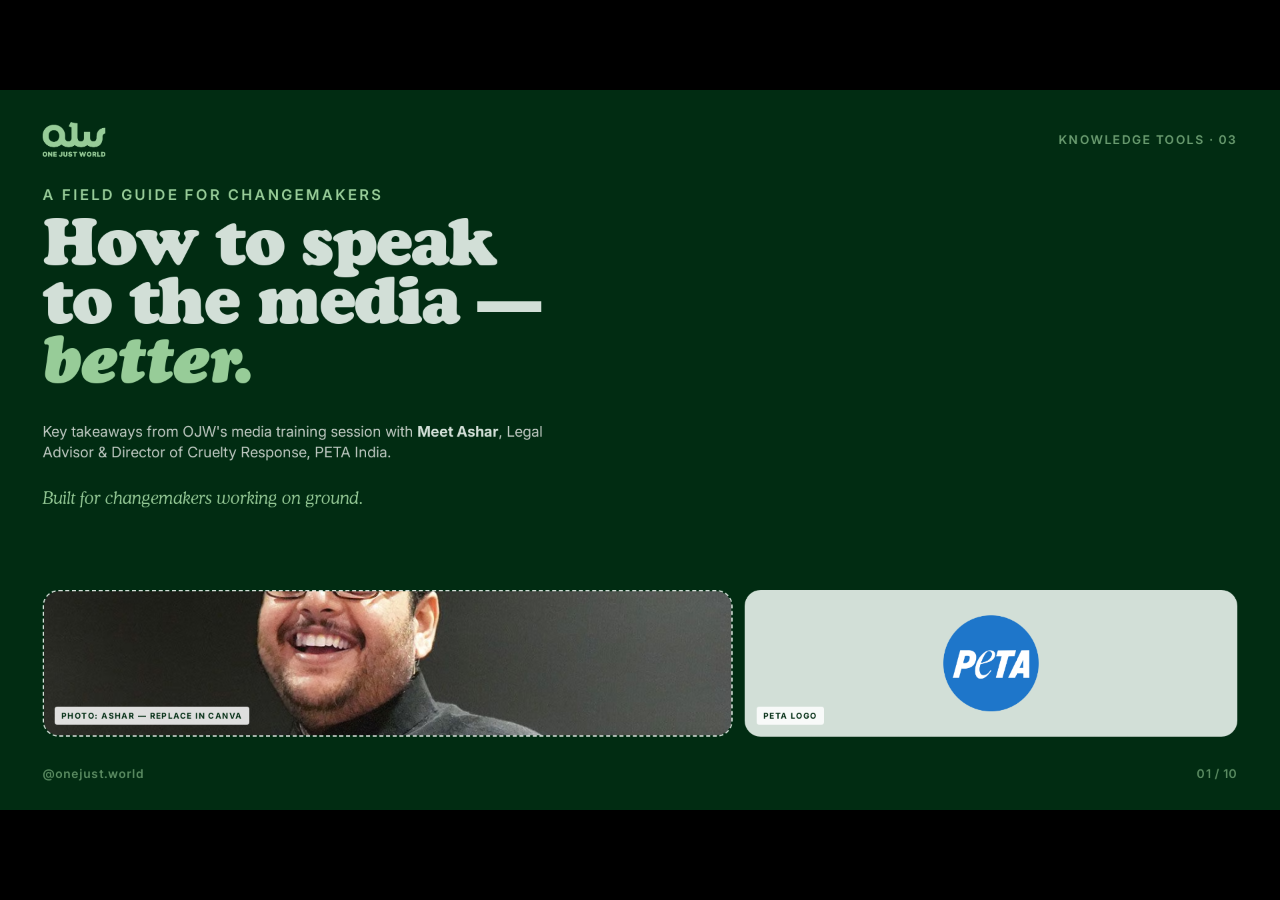
<file: export/src/square.html>
<!DOCTYPE html>
<html lang="en">
<head>
<meta charset="UTF-8">
<title>OJW · How to Speak to the Media — Better</title>
<link rel="stylesheet" href="brand/tokens.css">
<style>
  /* ---- Carousel-specific styles for this deck ---- */
  body { background: #0a0a0a; }

  /* All slides at LinkedIn square 1200x1200 */
  .slide {
    width: 1200px;
    height: 1200px;
    position: relative;
    overflow: hidden;
    font-family: var(--font-primary);
    color: var(--ojw-ink);
    display: flex;
    flex-direction: column;
  }

  /* Backgrounds */
  .bg-deep    { background: var(--ojw-green-deep); color: var(--ojw-cream); }
  .bg-cream   { background: var(--ojw-cream); color: var(--ojw-green-deep); }
  .bg-light   { background: var(--ojw-green-light); color: var(--ojw-green-deep); }
  .bg-mid     { background: var(--ojw-green-mid); color: var(--ojw-cream); }
  .bg-white   { background: var(--ojw-white); color: var(--ojw-green-deep); }

  /* Header lockup (logo top-left or top-right + meta) */
  .top-bar {
    position: absolute;
    top: 48px; left: 64px; right: 64px;
    display: flex; justify-content: space-between; align-items: center;
    z-index: 5;
  }
  .top-bar .logo { height: 52px; }
  .top-bar .meta {
    font-family: var(--font-primary);
    font-weight: 600;
    font-size: 18px;
    letter-spacing: 0.14em;
    text-transform: uppercase;
    opacity: 0.7;
  }

  /* Slide counter & footer */
  .footer-bar {
    position: absolute;
    bottom: 44px; left: 64px; right: 64px;
    display: flex; justify-content: space-between; align-items: center;
    z-index: 5;
    font-family: var(--font-primary);
    font-weight: 600;
    font-size: 18px;
    letter-spacing: 0.06em;
  }
  .footer-bar .handle { opacity: 0.6; }
  .footer-bar .counter { opacity: 0.6; }

  /* Tip number — Cooper BT, big, anchoring */
  .tip-num {
    font-family: var(--font-display);
    font-weight: 900;
    font-size: 280px;
    line-height: 0.85;
    letter-spacing: -0.04em;
    color: currentColor;
    opacity: 0.12;
    position: absolute;
    pointer-events: none;
  }

  .tip-label {
    font-family: var(--font-primary);
    font-weight: 700;
    font-size: 22px;
    letter-spacing: 0.18em;
    text-transform: uppercase;
    opacity: 0.7;
  }

  /* The main message styles — varied to taste per slide */
  .msg-display {
    font-family: var(--font-display);
    font-weight: 900;
    line-height: 0.95;
    letter-spacing: -0.02em;
    text-wrap: balance;
  }
  .msg-bold {
    font-family: var(--font-primary);
    font-weight: 800;
    line-height: 1.05;
    letter-spacing: -0.025em;
    text-wrap: balance;
  }
  .body-line {
    font-family: var(--font-primary);
    font-weight: 500;
    font-size: 32px;
    line-height: 1.4;
    text-wrap: pretty;
  }

  /* Photo placeholder — clearly bordered, sits beneath text */
  .photo-zone {
    position: absolute;
    background: rgba(0,0,0,0.04);
    border: 2px dashed currentColor;
    border-radius: 24px;
    display: flex;
    align-items: center;
    justify-content: center;
    overflow: hidden;
  }
  .photo-zone img {
    width: 100%; height: 100%; object-fit: cover;
  }
  .photo-zone .ph-label {
    position: absolute;
    bottom: 16px; left: 16px;
    font-family: var(--font-primary);
    font-weight: 700;
    font-size: 12px;
    letter-spacing: 0.12em;
    text-transform: uppercase;
    background: rgba(255,255,255,0.85);
    color: var(--ojw-green-deep);
    padding: 6px 10px;
    border-radius: 4px;
    z-index: 2;
  }

  /* Wave accent */
  .wave-accent {
    height: 12px;
    width: 200px;
    color: currentColor;
  }

  /* Yellow marker */
  .mark-yellow {
    background: linear-gradient(180deg, transparent 58%, var(--ojw-highlight) 58%);
    padding: 0 0.06em;
  }

  /* Signal pill CTA */
  .pill-cta {
    display: inline-flex; align-items: center;
    background: var(--ojw-signal);
    color: var(--ojw-white);
    padding: 22px 40px;
    border-radius: 999px;
    font-family: var(--font-primary);
    font-weight: 700;
    font-size: 26px;
    letter-spacing: 0.02em;
    gap: 12px;
  }

  /* ===== Per-slide layouts ===== */

  /* Slide 1 — cover */
  .s1 { padding: 64px; }
  .s1 .eyebrow {
    font-family: var(--font-primary);
    font-weight: 600;
    font-size: 22px;
    letter-spacing: 0.18em;
    text-transform: uppercase;
    color: var(--ojw-green-light);
    margin-top: 80px;
  }
  .s1 .title {
    font-family: var(--font-display);
    font-weight: 900;
    font-size: 96px;
    line-height: 0.92;
    letter-spacing: -0.025em;
    color: var(--ojw-cream);
    margin: 20px 0 20px;
    text-wrap: balance;
  }
  .s1 .title em {
    font-style: italic;
    color: var(--ojw-green-light);
  }
  .s1 .deck {
    font-family: var(--font-primary);
    font-weight: 400;
    font-size: 22px;
    line-height: 1.4;
    color: var(--ojw-mist);
    max-width: 760px;
  }
  .s1 .built-for {
    font-family: var(--font-display);
    font-weight: 300;
    font-style: italic;
    font-size: 26px;
    color: var(--ojw-green-light);
    margin-top: 16px;
  }
  .s1 .credit-strip {
    position: absolute;
    bottom: 110px; left: 64px; right: 64px;
    display: grid;
    grid-template-columns: 1.4fr 1fr;
    gap: 18px;
    align-items: stretch;
    height: 220px;
  }
  .s1 .credit-strip .photo-zone { position: relative; height: 220px; }
  .s1 .credit-strip .photo-zone.ashar { border-radius: 24px; }
  .s1 .credit-strip .photo-zone.peta { background: var(--ojw-cream); border-color: var(--ojw-cream); }
  .s1 .credit-strip .photo-zone.peta img { object-fit: contain; padding: 36px; }

  /* Slide 2 — first tip — cream bg */
  .s2 { padding: 160px 80px 100px; }
  .s2 .tip-num { top: -20px; right: -10px; font-size: 320px; }
  .s2 .tip-label { color: var(--ojw-green-mid); margin-bottom: 28px; }
  .s2 .msg { font-size: 76px; max-width: 1040px; }
  .s2 .body-line { margin-top: 32px; max-width: 980px; color: var(--ojw-green-deep); }

  /* Slide 3 — deep green, big quote-style */
  .s3 { padding: 160px 80px 100px; }
  .s3 .tip-num { bottom: -40px; left: -10px; font-size: 320px; color: var(--ojw-green-light); }
  .s3 .tip-label { color: var(--ojw-green-light); margin-bottom: 28px; }
  .s3 .msg-1 { font-size: 60px; color: var(--ojw-mist); font-weight: 600; font-family: var(--font-primary); line-height: 1.0; letter-spacing: -0.025em; }
  .s3 .msg-2 { font-family: var(--font-display); font-weight: 900; font-size: 80px; line-height: 0.95; letter-spacing: -0.02em; color: var(--ojw-cream); margin-top: 16px; max-width: 1040px; }
  .s3 .body-line { margin-top: 32px; max-width: 920px; color: var(--ojw-mist); }

  /* Slide 4 — light green, layered */
  .s4 { padding: 160px 80px 100px; }
  .s4 .tip-num { bottom: 20px; right: 20px; font-size: 300px; color: var(--ojw-green-deep); opacity: 0.1; }
  .s4 .tip-label { color: var(--ojw-green-deep); margin-bottom: 24px; }
  .s4 .stack-line {
    font-family: var(--font-primary);
    font-weight: 800;
    font-size: 60px;
    line-height: 1.1;
    color: var(--ojw-green-deep);
    letter-spacing: -0.025em;
  }
  .s4 .stack-line.dim { color: rgba(1,44,18,0.45); }
  .s4 .calm-fact {
    font-family: var(--font-display);
    font-weight: 900;
    font-style: italic;
    font-size: 76px;
    line-height: 0.95;
    color: var(--ojw-green-deep);
    margin-top: 18px;
  }
  .s4 .body-line { margin-top: 28px; max-width: 880px; color: var(--ojw-green-deep); }

  /* Slide 5 — clock/timer feel — deep green w/ big number */
  .s5 { padding: 64px; }
  .s5 .body-area { padding: 160px 16px 100px; display: flex; flex-direction: column; height: 100%; }
  .s5 .tip-label { color: var(--ojw-green-light); margin-bottom: 28px; }
  .s5 .seconds {
    font-family: var(--font-display);
    font-weight: 900;
    font-size: 260px;
    line-height: 0.85;
    color: var(--ojw-highlight);
    letter-spacing: -0.04em;
    white-space: nowrap;
  }
  .s5 .seconds-sub {
    font-family: var(--font-primary);
    font-weight: 600;
    font-size: 34px;
    color: var(--ojw-cream);
    margin-top: 16px;
    margin-bottom: 24px;
    letter-spacing: 0.04em;
  }
  .s5 .body-line { color: var(--ojw-mist); max-width: 880px; }

  /* Slide 6 — facts vs opinions, white bg */
  .s6 { padding: 160px 80px 100px; }
  .s6 .tip-label { color: var(--ojw-green-mid); margin-bottom: 24px; }
  .s6 .equation {
    font-family: var(--font-display);
    font-weight: 900;
    font-size: 80px;
    line-height: 1.05;
    letter-spacing: -0.02em;
    color: var(--ojw-green-deep);
  }
  .s6 .equation .gt {
    color: var(--ojw-signal);
    margin: 0 12px;
  }
  .s6 .equation .struck {
    color: rgba(1,44,18,0.35);
  }
  .s6 .always {
    font-family: var(--font-primary);
    font-weight: 800;
    font-size: 54px;
    color: var(--ojw-signal);
    letter-spacing: -0.02em;
    margin-top: 8px;
  }
  .s6 .bullet-list {
    margin-top: 32px;
    display: grid;
    gap: 14px;
  }
  .s6 .bullet-list .item {
    font-family: var(--font-primary);
    font-weight: 500;
    font-size: 26px;
    line-height: 1.4;
    color: var(--ojw-green-deep);
    padding-left: 32px;
    position: relative;
  }
  .s6 .bullet-list .item::before {
    content: "→";
    position: absolute;
    left: 0;
    color: var(--ojw-green-mid);
    font-weight: 700;
  }
  .s6 .closing {
    font-family: var(--font-display);
    font-weight: 700;
    font-size: 34px;
    color: var(--ojw-green-deep);
    margin-top: 32px;
    line-height: 1.2;
  }

  /* Slide 7 — One campaign, one voice — mid green */
  .s7 { padding: 160px 80px 100px; }
  .s7 .tip-label { color: var(--ojw-cream); margin-bottom: 28px; }
  .s7 .one-line {
    font-family: var(--font-display);
    font-weight: 900;
    font-size: 86px;
    line-height: 0.95;
    color: var(--ojw-cream);
    letter-spacing: -0.025em;
  }
  .s7 .body-line { margin-top: 28px; max-width: 720px; color: var(--ojw-cream); opacity: 0.9; font-size: 28px; }
  .s7 .photo-zone {
    width: 360px; height: 320px;
    bottom: 160px; right: 80px;
    border-color: var(--ojw-cream);
  }

  /* Slide 8 — prepare like the media will challenge — cream */
  .s8 { padding: 160px 80px 100px; }
  .s8 .tip-num { top: -30px; right: 40px; font-size: 280px; }
  .s8 .tip-label { color: var(--ojw-green-mid); margin-bottom: 24px; }
  .s8 .msg-display { font-size: 64px; color: var(--ojw-green-deep); max-width: 1040px; }
  .s8 .aside {
    font-family: var(--font-display);
    font-weight: 300;
    font-style: italic;
    font-size: 32px;
    color: var(--ojw-signal);
    margin-top: 12px;
    line-height: 1.2;
  }
  .s8 .checklist {
    margin-top: 32px;
    display: grid;
    gap: 16px;
  }
  .s8 .checklist .item {
    display: flex; align-items: flex-start; gap: 18px;
    font-family: var(--font-primary);
    font-weight: 500;
    font-size: 28px;
    color: var(--ojw-green-deep);
    line-height: 1.35;
  }
  .s8 .checklist .check {
    width: 32px; height: 32px;
    border: 3px solid var(--ojw-green-deep);
    border-radius: 8px;
    flex-shrink: 0;
    margin-top: 4px;
  }

  /* Slide 9 — Make it easy — deep green w/ photo placeholder & checklist */
  .s9 { padding: 160px 80px 100px; }
  .s9 .tip-label { color: var(--ojw-green-light); margin-bottom: 24px; }
  .s9 .msg-bold { font-size: 56px; color: var(--ojw-cream); max-width: 1040px; }
  .s9 .easy { color: var(--ojw-highlight); font-style: italic; font-family: var(--font-display); font-weight: 900; }
  .s9 .grid {
    margin-top: 32px;
    display: grid;
    grid-template-columns: 1fr 1fr;
    gap: 16px;
    max-width: 1040px;
  }
  .s9 .kit {
    background: rgba(255,255,255,0.07);
    border: 1px solid rgba(151,204,152,0.3);
    border-radius: 16px;
    padding: 20px 22px;
    color: var(--ojw-cream);
    min-width: 0;
  }
  .s9 .kit .num {
    font-family: var(--font-display);
    font-weight: 900;
    font-size: 24px;
    color: var(--ojw-green-light);
    margin-bottom: 4px;
  }
  .s9 .kit .label {
    font-family: var(--font-primary);
    font-weight: 700;
    font-size: 22px;
    line-height: 1.25;
  }
  .s9 .kit .sub {
    font-family: var(--font-primary);
    font-weight: 400;
    font-size: 17px;
    line-height: 1.4;
    color: var(--ojw-mist);
    margin-top: 4px;
  }
  .s9 .closer {
    font-family: var(--font-display);
    font-weight: 300;
    font-style: italic;
    font-size: 28px;
    color: var(--ojw-green-light);
    margin-top: 24px;
  }

  /* Slide 10 — CTA */
  .s10 { padding: 64px; }
  .s10 .body-area { padding: 160px 16px 100px; display: flex; flex-direction: column; height: 100%; align-items: flex-start; }
  .s10 .want-line {
    font-family: var(--font-display);
    font-weight: 300;
    font-style: italic;
    font-size: 56px;
    line-height: 1.05;
    color: var(--ojw-green-light);
    margin-bottom: 12px;
  }
  .s10 .full-line {
    font-family: var(--font-display);
    font-weight: 900;
    font-size: 84px;
    line-height: 0.95;
    color: var(--ojw-cream);
    letter-spacing: -0.025em;
    margin-bottom: 32px;
    text-wrap: balance;
    max-width: 1040px;
  }
  .s10 .body-line {
    color: var(--ojw-mist);
    max-width: 880px;
    margin-bottom: 36px;
    font-size: 24px;
  }
  .s10 .yt-pill {
    background: var(--ojw-signal);
    color: var(--ojw-white);
    padding: 24px 40px;
    border-radius: 999px;
    font-family: var(--font-primary);
    font-weight: 700;
    font-size: 26px;
    display: inline-flex;
    align-items: center;
    gap: 16px;
  }
  .s10 .link-bio {
    margin-top: 20px;
    font-family: var(--font-primary);
    font-weight: 600;
    font-size: 20px;
    color: var(--ojw-green-light);
    letter-spacing: 0.06em;
    text-transform: uppercase;
  }
  .s10 .big-mark {
    position: absolute;
    bottom: -100px; right: -80px;
    width: 600px;
    opacity: 0.08;
  }
</style>
<template id="__bundler_thumbnail">
<svg xmlns="http://www.w3.org/2000/svg" viewBox="0 0 200 200">
  <rect width="200" height="200" fill="#012c12"/>
  <text x="100" y="120" font-family="serif" font-weight="900" font-size="100" fill="#97cc98" text-anchor="middle">o</text>
</svg>
</template>
</head>
<body>

<deck-stage data-screen-label="Carousel: How to Speak to the Media">

  <!-- ====== Slide 1 — Cover ====== -->
  <section class="slide s1 bg-deep" data-screen-label="01 Cover">
    <div class="top-bar">
      <img class="logo" src="brand/logo-light-wordmark.png" alt="OJW">
      <div class="meta" style="color:var(--ojw-green-light)">Knowledge Tools · 03</div>
    </div>

    <div class="eyebrow">A Field Guide for Changemakers</div>
    <h1 class="title">How to speak<br>to the media —<br><em>better.</em></h1>
    <p class="deck">Key takeaways from OJW's media training session with <strong style="color:var(--ojw-cream)">Meet Ashar</strong>, Legal Advisor &amp; Director of Cruelty Response, PETA India.</p>
    <div class="built-for">Built for changemakers working on ground.</div>

    <div class="credit-strip">
      <div class="photo-zone ashar">
        <img src="assets/ashar.png" alt="Meet Ashar">
        <div class="ph-label">Photo: Ashar — replace in Canva</div>
      </div>
      <div class="photo-zone peta">
        <img src="assets/peta-logo.png" alt="PETA India">
        <div class="ph-label">PETA logo</div>
      </div>
    </div>

    <div class="footer-bar" style="color:var(--ojw-green-light)">
      <div class="handle">@onejust.world</div>
      <div class="counter">01 / 10</div>
    </div>
  </section>

  <!-- ====== Slide 2 — Tip 1 ====== -->
  <section class="slide s2 bg-cream" data-screen-label="02 Tip 1">
    <div class="top-bar">
      <img class="logo" src="brand/logo-deepgreen-wordmark.png" alt="OJW" style="height:48px">
      <div class="meta" style="color:var(--ojw-green-deep)">Tip 01 of 08</div>
    </div>

    <div class="tip-num">01</div>

    <div style="position:relative;z-index:2">
      <div class="tip-label">Know your stuff</div>
      <h2 class="msg-display msg" style="color:var(--ojw-green-deep)">If you don't understand the issue <span class="mark-yellow">deeply</span>,<br>don't speak to the media.</h2>
      <p class="body-line">Half knowledge weakens the cause — not just your argument.</p>
    </div>

    <div class="footer-bar" style="color:var(--ojw-green-deep)">
      <div class="handle">@onejust.world</div>
      <div class="counter">02 / 10</div>
    </div>
  </section>

  <!-- ====== Slide 3 — Tip 2 ====== -->
  <section class="slide s3 bg-deep" data-screen-label="03 Tip 2">
    <div class="top-bar">
      <img class="logo" src="brand/logo-light-wordmark.png" alt="OJW" style="height:48px">
      <div class="meta" style="color:var(--ojw-green-light)">Tip 02 of 08</div>
    </div>

    <div class="tip-num">02</div>

    <div style="position:relative;z-index:2">
      <div class="tip-label">Land the message</div>
      <div class="msg-1">Your job isn't to<br>answer everything.</div>
      <div class="msg-2">It's to <em style="font-style:italic;color:var(--ojw-green-light)">land</em><br>your message.</div>
      <p class="body-line">Whatever you're asked, bring it back to the core point.</p>
    </div>

    <div class="footer-bar" style="color:var(--ojw-green-light)">
      <div class="handle">@onejust.world</div>
      <div class="counter">03 / 10</div>
    </div>
  </section>

  <!-- ====== Slide 4 — Tip 3 ====== -->
  <section class="slide s4 bg-light" data-screen-label="04 Tip 3">
    <div class="top-bar">
      <img class="logo" src="brand/logo-deepgreen-wordmark.png" alt="OJW" style="height:48px">
      <div class="meta" style="color:var(--ojw-green-deep)">Tip 03 of 08</div>
    </div>

    <div class="tip-num">03</div>

    <div style="position:relative;z-index:2">
      <div class="tip-label">Stay grounded</div>
      <div class="stack-line dim">Don't get defensive.</div>
      <div class="stack-line dim">Don't get emotional.</div>
      <div class="calm-fact">Stay calm.<br>Stay factual.</div>
      <p class="body-line">The media decides how you're perceived.</p>
    </div>

    <div class="footer-bar" style="color:var(--ojw-green-deep)">
      <div class="handle">@onejust.world</div>
      <div class="counter">04 / 10</div>
    </div>
  </section>

  <!-- ====== Slide 5 — Tip 4 — 20-30 seconds ====== -->
  <section class="slide s5 bg-deep" data-screen-label="05 Tip 4">
    <div class="top-bar">
      <img class="logo" src="brand/logo-light-wordmark.png" alt="OJW" style="height:48px">
      <div class="meta" style="color:var(--ojw-green-light)">Tip 04 of 08</div>
    </div>

    <div class="body-area">
      <div class="tip-label">The window</div>
      <div style="display:flex;align-items:flex-start;gap:24px;margin-top:8px">
        <div class="seconds">20–30</div>
      </div>
      <div class="seconds-sub">SECONDS — that's all you've got.</div>
      <p class="body-line">If you can't explain your point clearly and quickly, it won't make it to the story.</p>
    </div>

    <div class="footer-bar" style="color:var(--ojw-green-light)">
      <div class="handle">@onejust.world</div>
      <div class="counter">05 / 10</div>
    </div>
  </section>

  <!-- ====== Slide 6 — Tip 5 — Facts > Opinions ====== -->
  <section class="slide s6 bg-cream" data-screen-label="06 Tip 5">
    <div class="top-bar">
      <img class="logo" src="brand/logo-deepgreen-wordmark.png" alt="OJW" style="height:48px">
      <div class="meta" style="color:var(--ojw-green-deep)">Tip 05 of 08</div>
    </div>

    <div style="position:relative;z-index:2">
      <div class="tip-label">Receipts beat rhetoric</div>
      <div class="equation">Facts<span class="gt">&gt;</span><span class="struck">Opinions.</span></div>
      <div class="always">Always.</div>

      <div class="bullet-list">
        <div class="item">Back every claim with data.</div>
        <div class="item">Use government sources wherever possible.</div>
      </div>

      <div class="closing">Facts = credibility. Credibility decides coverage.</div>
    </div>

    <div class="footer-bar" style="color:var(--ojw-green-deep)">
      <div class="handle">@onejust.world</div>
      <div class="counter">06 / 10</div>
    </div>
  </section>

  <!-- ====== Slide 7 — Tip 6 — One voice ====== -->
  <section class="slide s7 bg-mid" data-screen-label="07 Tip 6">
    <div class="top-bar">
      <img class="logo" src="brand/logo-light-wordmark.png" alt="OJW" style="height:48px">
      <div class="meta" style="color:var(--ojw-cream)">Tip 06 of 08</div>
    </div>

    <div style="position:relative;z-index:2;max-width:760px">
      <div class="tip-label">Discipline of the message</div>
      <div class="one-line">One campaign.<br>One voice.</div>
      <p class="body-line">Mixed messaging across cities = diluted impact.<br><strong style="font-weight:700">Stay aligned.</strong></p>
    </div>

    <div class="photo-zone" style="left:600px;top:720px;width:400px;height:380px;border-color:var(--ojw-cream);background:rgba(255,255,255,0.05)">
      <div class="ph-label">Optional: campaign photo</div>
    </div>

    <div class="footer-bar" style="color:var(--ojw-cream)">
      <div class="handle">@onejust.world</div>
      <div class="counter">07 / 10</div>
    </div>
  </section>

  <!-- ====== Slide 8 — Tip 7 — Prepare ====== -->
  <section class="slide s8 bg-cream" data-screen-label="08 Tip 7">
    <div class="top-bar">
      <img class="logo" src="brand/logo-deepgreen-wordmark.png" alt="OJW" style="height:48px">
      <div class="meta" style="color:var(--ojw-green-deep)">Tip 07 of 08</div>
    </div>

    <div class="tip-num">07</div>

    <div style="position:relative;z-index:2">
      <div class="tip-label">Practice = power</div>
      <h2 class="msg-display">Prepare like the media<br><span class="mark-yellow">will</span> challenge you.</h2>
      <div class="aside">(Well, it does get tough!)</div>

      <div class="checklist">
        <div class="item"><div class="check"></div><div>Practice with your teammates.</div></div>
        <div class="item"><div class="check"></div><div>Ask difficult questions.</div></div>
        <div class="item"><div class="check"></div><div>Play devil's advocate.</div></div>
      </div>
    </div>

    <div class="footer-bar" style="color:var(--ojw-green-deep)">
      <div class="handle">@onejust.world</div>
      <div class="counter">08 / 10</div>
    </div>
  </section>

  <!-- ====== Slide 9 — Tip 8 — Make it EASY ====== -->
  <section class="slide s9 bg-deep" data-screen-label="09 Tip 8">
    <div class="top-bar">
      <img class="logo" src="brand/logo-light-wordmark.png" alt="OJW" style="height:48px">
      <div class="meta" style="color:var(--ojw-green-light)">Tip 08 of 08</div>
    </div>

    <div style="position:relative;z-index:2">
      <div class="tip-label">Hand them the story</div>
      <h2 class="msg-bold">Make it <span class="easy">EASY</span> for the media to cover you.</h2>

      <div class="grid">
        <div class="kit">
          <div class="num">01</div>
          <div class="label">A 3–4 paragraph press release</div>
          <div class="sub">Tight. Quotable. No fluff.</div>
        </div>
        <div class="kit">
          <div class="num">02</div>
          <div class="label">One strong image</div>
          <div class="sub">Editorial-ready. High-res.</div>
        </div>
        <div class="kit">
          <div class="num">03</div>
          <div class="label">A clear headline</div>
          <div class="sub">The hook the desk will keep.</div>
        </div>
        <div class="kit">
          <div class="num">04</div>
          <div class="label">Spokesperson ready</div>
          <div class="sub">One line. One name. One number.</div>
        </div>
      </div>

      <div class="closer">They will use what you give them.</div>
    </div>

    <div class="footer-bar" style="color:var(--ojw-green-light)">
      <div class="handle">@onejust.world</div>
      <div class="counter">09 / 10</div>
    </div>
  </section>

  <!-- ====== Slide 10 — CTA ====== -->
  <section class="slide s10 bg-deep" data-screen-label="10 CTA">
    <div class="top-bar">
      <img class="logo" src="brand/logo-light-wordmark.png" alt="OJW">
      <div class="meta" style="color:var(--ojw-green-light)">The full session</div>
    </div>

    <div class="body-area">
      <div class="want-line">Want the full session?</div>
      <div class="full-line">Watch the complete media training.</div>
      <p class="body-line">On One Just World's YouTube — every framework, every example, every Q&amp;A from Meet Ashar's session.</p>

      <div class="yt-pill">
        <svg width="32" height="22" viewBox="0 0 32 22" fill="none" xmlns="http://www.w3.org/2000/svg" aria-hidden="true">
          <path d="M31 3.5c-.4-1.4-1.5-2.5-2.9-2.9C25.6 0 16 0 16 0S6.4 0 3.9.6C2.5 1 1.4 2.1 1 3.5.4 6 .4 11 .4 11s0 5 .6 7.5c.4 1.4 1.5 2.5 2.9 2.9C6.4 22 16 22 16 22s9.6 0 12.1-.6c1.4-.4 2.5-1.5 2.9-2.9.6-2.5.6-7.5.6-7.5s0-5-.6-7.5z" fill="white"/>
          <path d="M12.8 15.7l8-4.7-8-4.7v9.4z" fill="#e62154"/>
        </svg>
        Watch on YouTube
      </div>
      <div class="link-bio">↗ Link in bio</div>
    </div>

    <img class="big-mark" src="brand/logo-mark-light.png" alt="">

    <div class="footer-bar" style="color:var(--ojw-green-light)">
      <div class="handle">@onejust.world</div>
      <div class="counter">10 / 10</div>
    </div>
  </section>

</deck-stage>

<script src="deck-stage.js"></script>
</body>
</html>
</file>
<file: tokens.css>
/* ================================================================
   ONE JUST WORLD — Design Tokens
   Source of truth for colors, type, spacing.
   Import in every carousel: <link rel="stylesheet" href="../brand/tokens.css">
   ================================================================ */

@import url('https://fonts.googleapis.com/css2?family=Inter:wght@400;500;600;700;800;900&display=swap');

/* ---------- Cooper BT (licensed, supplied by OJW) ----------
   Use for emphasis only — never long copy. */

@font-face {
  font-family: 'Cooper BT';
  src: url('fonts/CooperLtBT-Regular.ttf') format('truetype');
  font-weight: 300;
  font-style: normal;
  font-display: swap;
}
@font-face {
  font-family: 'Cooper BT';
  src: url('fonts/CooperLtBT-Italic.ttf') format('truetype');
  font-weight: 300;
  font-style: italic;
  font-display: swap;
}
@font-face {
  font-family: 'Cooper BT';
  src: url('fonts/CooperMdBT-Regular.ttf') format('truetype');
  font-weight: 500;
  font-style: normal;
  font-display: swap;
}
@font-face {
  font-family: 'Cooper BT';
  src: url('fonts/CooperMdBT-Italic.ttf') format('truetype');
  font-weight: 500;
  font-style: italic;
  font-display: swap;
}
@font-face {
  font-family: 'Cooper BT';
  src: url('fonts/CooperLtBT-Bold.ttf') format('truetype');
  font-weight: 700;
  font-style: normal;
  font-display: swap;
}
@font-face {
  font-family: 'Cooper BT';
  src: url('fonts/CooperLtBT-BoldItalic.ttf') format('truetype');
  font-weight: 700;
  font-style: italic;
  font-display: swap;
}
@font-face {
  font-family: 'Cooper BT';
  src: url('fonts/CooperBlkBT-Regular.ttf') format('truetype');
  font-weight: 900;
  font-style: normal;
  font-display: swap;
}
@font-face {
  font-family: 'Cooper BT';
  src: url('fonts/CooperBlkBT-Italic.ttf') format('truetype');
  font-weight: 900;
  font-style: italic;
  font-display: swap;
}

:root {
  /* ---------- Colors ---------- */
  /* Primary brand greens */
  --ojw-green-deep:   #012c12;  /* dominant brand color, deep forest */
  --ojw-green-mid:    #659d67;  /* mid-tone, secondary surfaces */
  --ojw-green-light:  #97cc98;  /* tints, soft fills */

  /* Neutrals */
  --ojw-black:        #000000;
  --ojw-white:        #ffffff;
  --ojw-cream:        #d2dfd7;  /* warm off-white, paper-like */
  --ojw-mist:         #bfc9c2;  /* cool grey-green */

  /* Accents — use sparingly; never overpower the greens */
  --ojw-signal:       #e62154;  /* alerts, CTAs */
  --ojw-highlight:    #fff500;  /* underlines, marker emphasis */

  /* Body text default */
  --ojw-ink:          #1a1a1a;

  /* ---------- Type ---------- */
  --font-primary:   'Inter', system-ui, -apple-system, sans-serif;
  --font-display:   'Cooper BT', serif;
                    /* Cooper BT — chunky rounded serif. Display only, never long copy.
                       Use weight 900 (Black) for big display, 700 (Bold) for mid,
                       500 (Medium) and 300 (Light) for refined editorial uses. */

  --fw-regular: 400;
  --fw-medium: 500;
  --fw-semibold: 600;
  --fw-bold: 700;
  --fw-black: 900;

  /* ---------- Spacing (carousel-aware) ---------- */
  --pad-edge: 64px;        /* outer page margin on 1080w */
  --pad-edge-tight: 48px;
  --gap-stack: 24px;
  --radius-card: 24px;
  --radius-pill: 999px;
}

/* ---------- Defaults ---------- */
* { box-sizing: border-box; }

body {
  margin: 0;
  font-family: var(--font-primary);
  color: var(--ojw-ink);
  -webkit-font-smoothing: antialiased;
  font-optical-sizing: auto;
  text-rendering: optimizeLegibility;
}

/* ---------- Carousel slide base ---------- */
.ojw-slide {
  position: relative;
  overflow: hidden;
  font-family: var(--font-primary);
  color: var(--ojw-ink);
}
.ojw-slide.ig-portrait,
.ojw-slide.li-portrait { width: 1080px; height: 1350px; }
.ojw-slide.li-square    { width: 1200px; height: 1200px; }
.ojw-slide.story        { width: 1080px; height: 1920px; }

/* ---------- Type system (carousel scale, larger than web) ---------- */
.ojw-eyebrow {
  font-family: var(--font-primary);
  font-weight: var(--fw-semibold);
  font-size: 22px;
  letter-spacing: 0.12em;
  text-transform: uppercase;
}
.ojw-h1 {
  font-family: var(--font-primary);
  font-weight: var(--fw-bold);
  font-size: 96px;
  line-height: 1.02;
  letter-spacing: -0.025em;
  text-wrap: balance;
}
.ojw-h2 {
  font-family: var(--font-primary);
  font-weight: var(--fw-bold);
  font-size: 72px;
  line-height: 1.05;
  letter-spacing: -0.02em;
  text-wrap: balance;
}
.ojw-h3 {
  font-family: var(--font-primary);
  font-weight: var(--fw-semibold);
  font-size: 52px;
  line-height: 1.1;
  letter-spacing: -0.015em;
  text-wrap: balance;
}
.ojw-display {
  font-family: var(--font-display);
  font-weight: 900;
  font-size: 140px;
  line-height: 0.95;
  letter-spacing: -0.01em;
}
.ojw-display-md {
  font-family: var(--font-display);
  font-weight: 700;
  font-size: 96px;
  line-height: 1.0;
}
.ojw-display-light {
  font-family: var(--font-display);
  font-weight: 300;
  font-size: 64px;
  line-height: 1.1;
}
.ojw-body {
  font-family: var(--font-primary);
  font-weight: var(--fw-regular);
  font-size: 28px;
  line-height: 1.45;
  text-wrap: pretty;
}
.ojw-body-lg {
  font-family: var(--font-primary);
  font-weight: var(--fw-regular);
  font-size: 36px;
  line-height: 1.4;
  text-wrap: pretty;
}
.ojw-caption {
  font-family: var(--font-primary);
  font-weight: var(--fw-medium);
  font-size: 22px;
  line-height: 1.4;
  letter-spacing: 0.01em;
}

/* Highlight marker — yellow underline on key words */
.ojw-mark {
  background: linear-gradient(180deg, transparent 60%, var(--ojw-highlight) 60%);
  padding: 0 0.06em;
}

/* Signal pill — for CTAs, alerts */
.ojw-pill {
  display: inline-flex;
  align-items: center;
  padding: 14px 28px;
  border-radius: var(--radius-pill);
  background: var(--ojw-signal);
  color: var(--ojw-white);
  font-weight: var(--fw-semibold);
  font-size: 24px;
  letter-spacing: 0.02em;
}

/* Wave divider — echoes the curve in the OJW logo */
.ojw-wave {
  display: block;
  width: 100%;
  height: 24px;
  background-image: url("data:image/svg+xml;utf8,<svg xmlns='http://www.w3.org/2000/svg' viewBox='0 0 60 12' preserveAspectRatio='none'><path d='M0 6 Q 15 0 30 6 T 60 6' stroke='currentColor' stroke-width='3' fill='none' stroke-linecap='round'/></svg>");
  background-repeat: repeat-x;
  background-size: 120px 24px;
}

/* Slide counter */
.ojw-slide-counter {
  position: absolute;
  bottom: 36px;
  right: 36px;
  font-family: var(--font-primary);
  font-weight: var(--fw-semibold);
  font-size: 20px;
  letter-spacing: 0.05em;
  opacity: 0.7;
}
</file>
<file: export/src/brand/tokens.css>
/* ================================================================
   ONE JUST WORLD — Design Tokens
   Source of truth for colors, type, spacing.
   Import in every carousel: <link rel="stylesheet" href="../brand/tokens.css">
   ================================================================ */

@import url('https://fonts.googleapis.com/css2?family=Inter:wght@400;500;600;700;800;900&display=swap');

/* ---------- Cooper BT (licensed, supplied by OJW) ----------
   Use for emphasis only — never long copy. */

@font-face {
  font-family: 'Cooper BT';
  src: url('fonts/CooperLtBT-Regular.ttf') format('truetype');
  font-weight: 300;
  font-style: normal;
  font-display: swap;
}
@font-face {
  font-family: 'Cooper BT';
  src: url('fonts/CooperLtBT-Italic.ttf') format('truetype');
  font-weight: 300;
  font-style: italic;
  font-display: swap;
}
@font-face {
  font-family: 'Cooper BT';
  src: url('fonts/CooperMdBT-Regular.ttf') format('truetype');
  font-weight: 500;
  font-style: normal;
  font-display: swap;
}
@font-face {
  font-family: 'Cooper BT';
  src: url('fonts/CooperMdBT-Italic.ttf') format('truetype');
  font-weight: 500;
  font-style: italic;
  font-display: swap;
}
@font-face {
  font-family: 'Cooper BT';
  src: url('fonts/CooperLtBT-Bold.ttf') format('truetype');
  font-weight: 700;
  font-style: normal;
  font-display: swap;
}
@font-face {
  font-family: 'Cooper BT';
  src: url('fonts/CooperLtBT-BoldItalic.ttf') format('truetype');
  font-weight: 700;
  font-style: italic;
  font-display: swap;
}
@font-face {
  font-family: 'Cooper BT';
  src: url('fonts/CooperBlkBT-Regular.ttf') format('truetype');
  font-weight: 900;
  font-style: normal;
  font-display: swap;
}
@font-face {
  font-family: 'Cooper BT';
  src: url('fonts/CooperBlkBT-Italic.ttf') format('truetype');
  font-weight: 900;
  font-style: italic;
  font-display: swap;
}

:root {
  /* ---------- Colors ---------- */
  /* Primary brand greens */
  --ojw-green-deep:   #012c12;  /* dominant brand color, deep forest */
  --ojw-green-mid:    #659d67;  /* mid-tone, secondary surfaces */
  --ojw-green-light:  #97cc98;  /* tints, soft fills */

  /* Neutrals */
  --ojw-black:        #000000;
  --ojw-white:        #ffffff;
  --ojw-cream:        #d2dfd7;  /* warm off-white, paper-like */
  --ojw-mist:         #bfc9c2;  /* cool grey-green */

  /* Accents — use sparingly; never overpower the greens */
  --ojw-signal:       #e62154;  /* alerts, CTAs */
  --ojw-highlight:    #fff500;  /* underlines, marker emphasis */

  /* Body text default */
  --ojw-ink:          #1a1a1a;

  /* ---------- Type ---------- */
  --font-primary:   'Inter', system-ui, -apple-system, sans-serif;
  --font-display:   'Cooper BT', serif;
                    /* Cooper BT — chunky rounded serif. Display only, never long copy.
                       Use weight 900 (Black) for big display, 700 (Bold) for mid,
                       500 (Medium) and 300 (Light) for refined editorial uses. */

  --fw-regular: 400;
  --fw-medium: 500;
  --fw-semibold: 600;
  --fw-bold: 700;
  --fw-black: 900;

  /* ---------- Spacing (carousel-aware) ---------- */
  --pad-edge: 64px;        /* outer page margin on 1080w */
  --pad-edge-tight: 48px;
  --gap-stack: 24px;
  --radius-card: 24px;
  --radius-pill: 999px;
}

/* ---------- Defaults ---------- */
* { box-sizing: border-box; }

body {
  margin: 0;
  font-family: var(--font-primary);
  color: var(--ojw-ink);
  -webkit-font-smoothing: antialiased;
  font-optical-sizing: auto;
  text-rendering: optimizeLegibility;
}

/* ---------- Carousel slide base ---------- */
.ojw-slide {
  position: relative;
  overflow: hidden;
  font-family: var(--font-primary);
  color: var(--ojw-ink);
}
.ojw-slide.ig-portrait,
.ojw-slide.li-portrait { width: 1080px; height: 1350px; }
.ojw-slide.li-square    { width: 1200px; height: 1200px; }
.ojw-slide.story        { width: 1080px; height: 1920px; }

/* ---------- Type system (carousel scale, larger than web) ---------- */
.ojw-eyebrow {
  font-family: var(--font-primary);
  font-weight: var(--fw-semibold);
  font-size: 22px;
  letter-spacing: 0.12em;
  text-transform: uppercase;
}
.ojw-h1 {
  font-family: var(--font-primary);
  font-weight: var(--fw-bold);
  font-size: 96px;
  line-height: 1.02;
  letter-spacing: -0.025em;
  text-wrap: balance;
}
.ojw-h2 {
  font-family: var(--font-primary);
  font-weight: var(--fw-bold);
  font-size: 72px;
  line-height: 1.05;
  letter-spacing: -0.02em;
  text-wrap: balance;
}
.ojw-h3 {
  font-family: var(--font-primary);
  font-weight: var(--fw-semibold);
  font-size: 52px;
  line-height: 1.1;
  letter-spacing: -0.015em;
  text-wrap: balance;
}
.ojw-display {
  font-family: var(--font-display);
  font-weight: 900;
  font-size: 140px;
  line-height: 0.95;
  letter-spacing: -0.01em;
}
.ojw-display-md {
  font-family: var(--font-display);
  font-weight: 700;
  font-size: 96px;
  line-height: 1.0;
}
.ojw-display-light {
  font-family: var(--font-display);
  font-weight: 300;
  font-size: 64px;
  line-height: 1.1;
}
.ojw-body {
  font-family: var(--font-primary);
  font-weight: var(--fw-regular);
  font-size: 28px;
  line-height: 1.45;
  text-wrap: pretty;
}
.ojw-body-lg {
  font-family: var(--font-primary);
  font-weight: var(--fw-regular);
  font-size: 36px;
  line-height: 1.4;
  text-wrap: pretty;
}
.ojw-caption {
  font-family: var(--font-primary);
  font-weight: var(--fw-medium);
  font-size: 22px;
  line-height: 1.4;
  letter-spacing: 0.01em;
}

/* Highlight marker — yellow underline on key words */
.ojw-mark {
  background: linear-gradient(180deg, transparent 60%, var(--ojw-highlight) 60%);
  padding: 0 0.06em;
}

/* Signal pill — for CTAs, alerts */
.ojw-pill {
  display: inline-flex;
  align-items: center;
  padding: 14px 28px;
  border-radius: var(--radius-pill);
  background: var(--ojw-signal);
  color: var(--ojw-white);
  font-weight: var(--fw-semibold);
  font-size: 24px;
  letter-spacing: 0.02em;
}

/* Wave divider — echoes the curve in the OJW logo */
.ojw-wave {
  display: block;
  width: 100%;
  height: 24px;
  background-image: url("data:image/svg+xml;utf8,<svg xmlns='http://www.w3.org/2000/svg' viewBox='0 0 60 12' preserveAspectRatio='none'><path d='M0 6 Q 15 0 30 6 T 60 6' stroke='currentColor' stroke-width='3' fill='none' stroke-linecap='round'/></svg>");
  background-repeat: repeat-x;
  background-size: 120px 24px;
}

/* Slide counter */
.ojw-slide-counter {
  position: absolute;
  bottom: 36px;
  right: 36px;
  font-family: var(--font-primary);
  font-weight: var(--fw-semibold);
  font-size: 20px;
  letter-spacing: 0.05em;
  opacity: 0.7;
}
</file>
